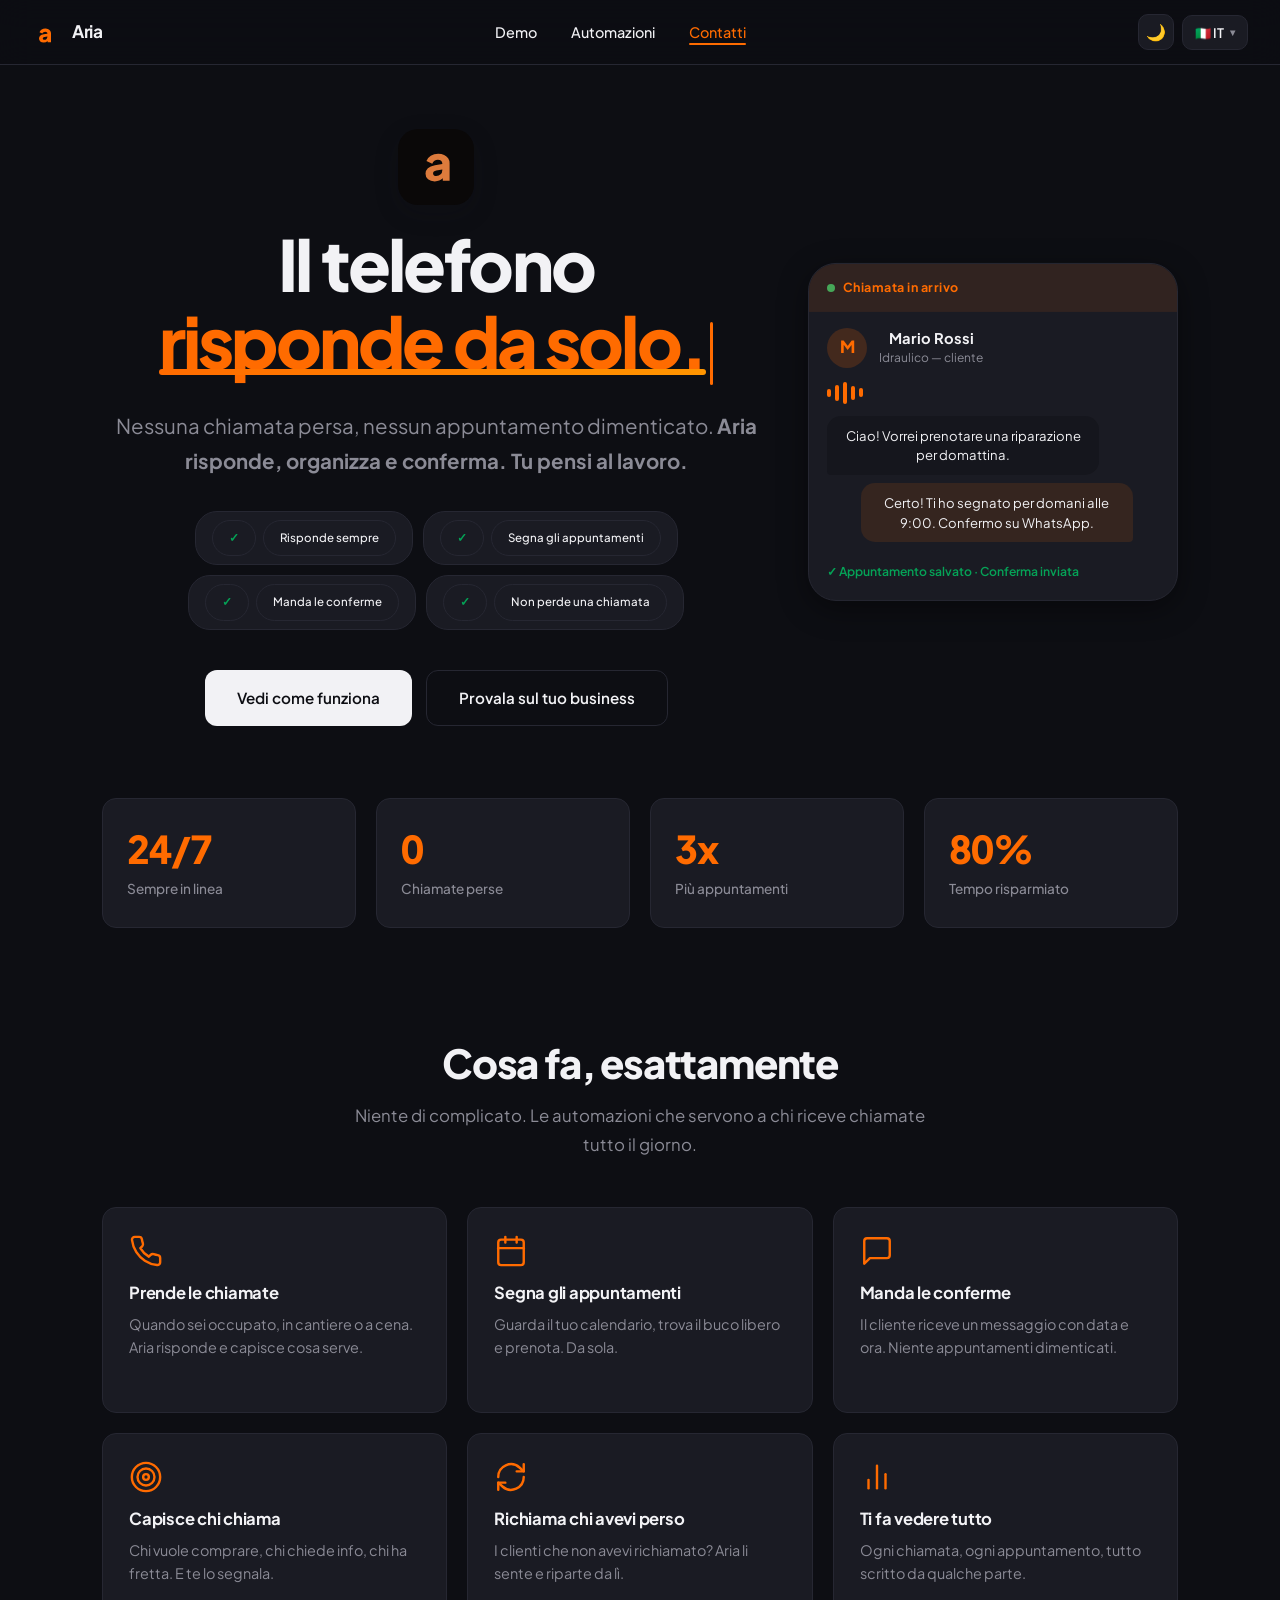
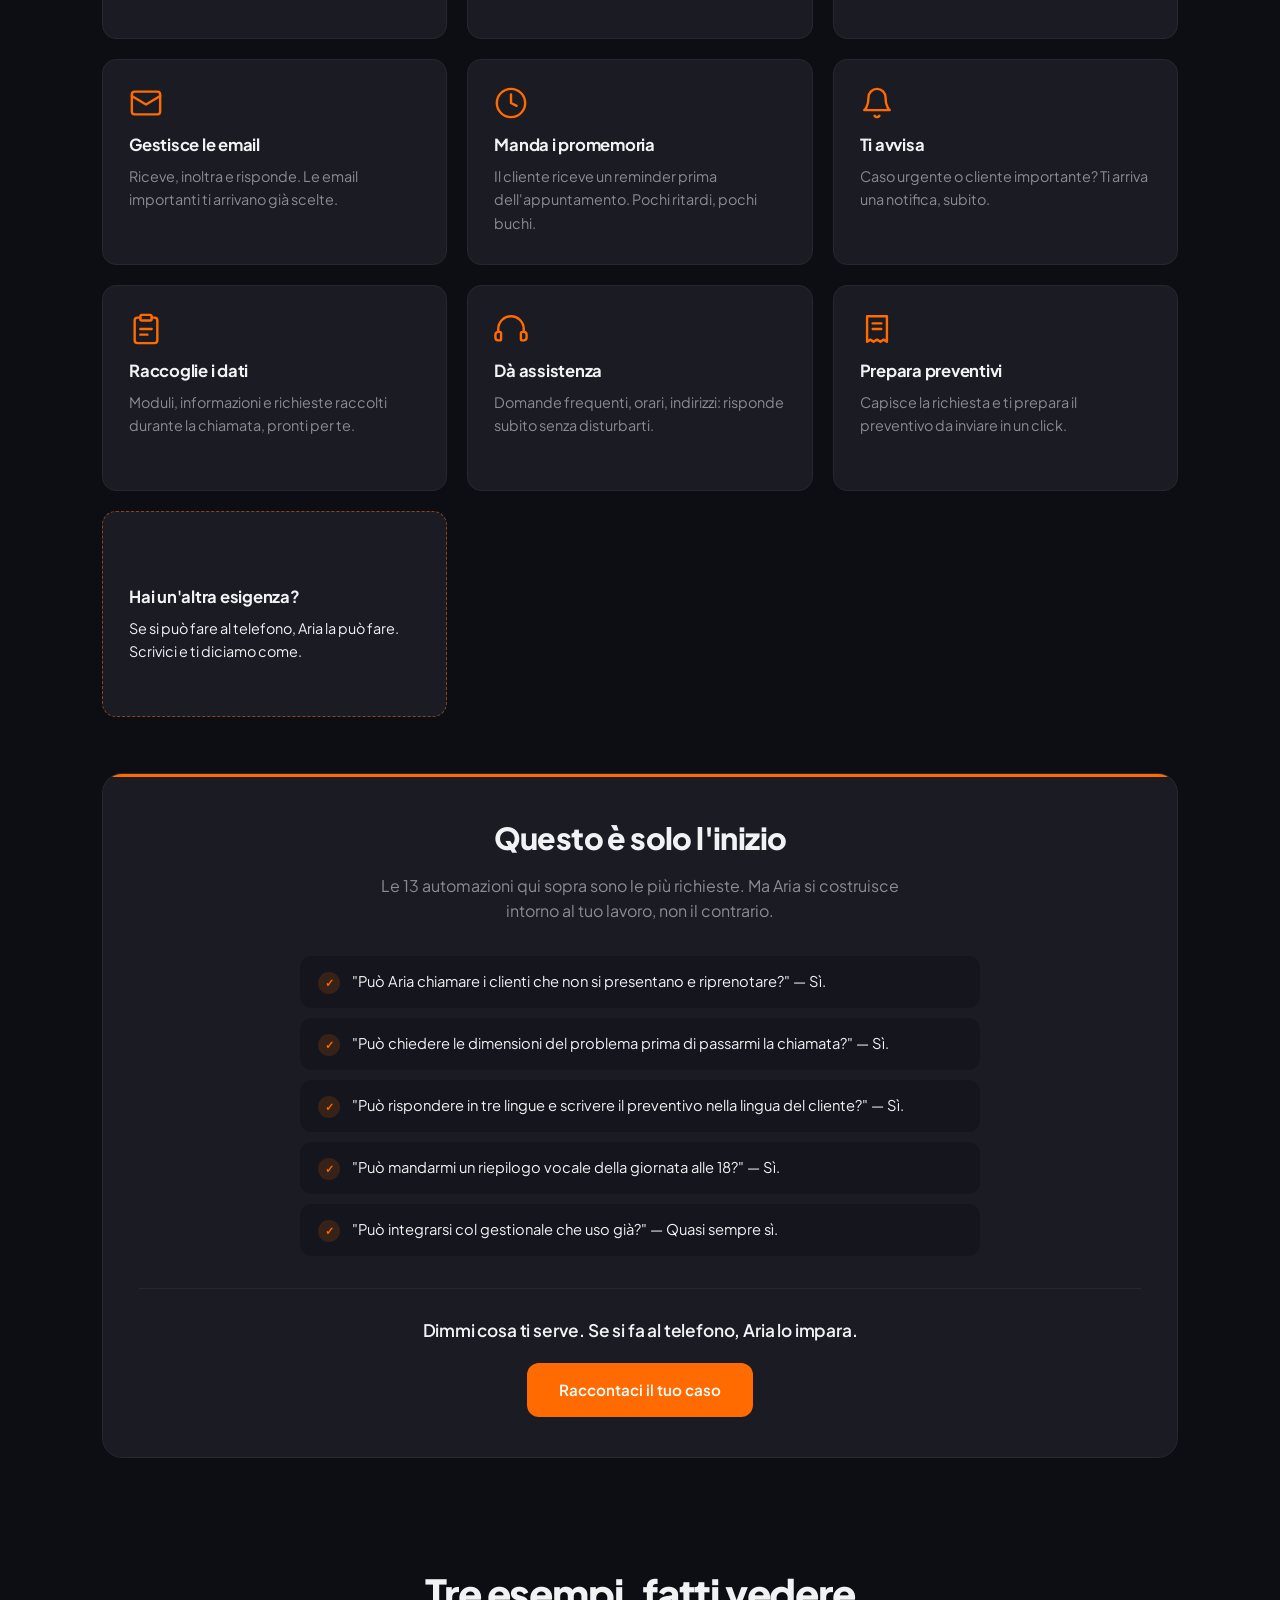
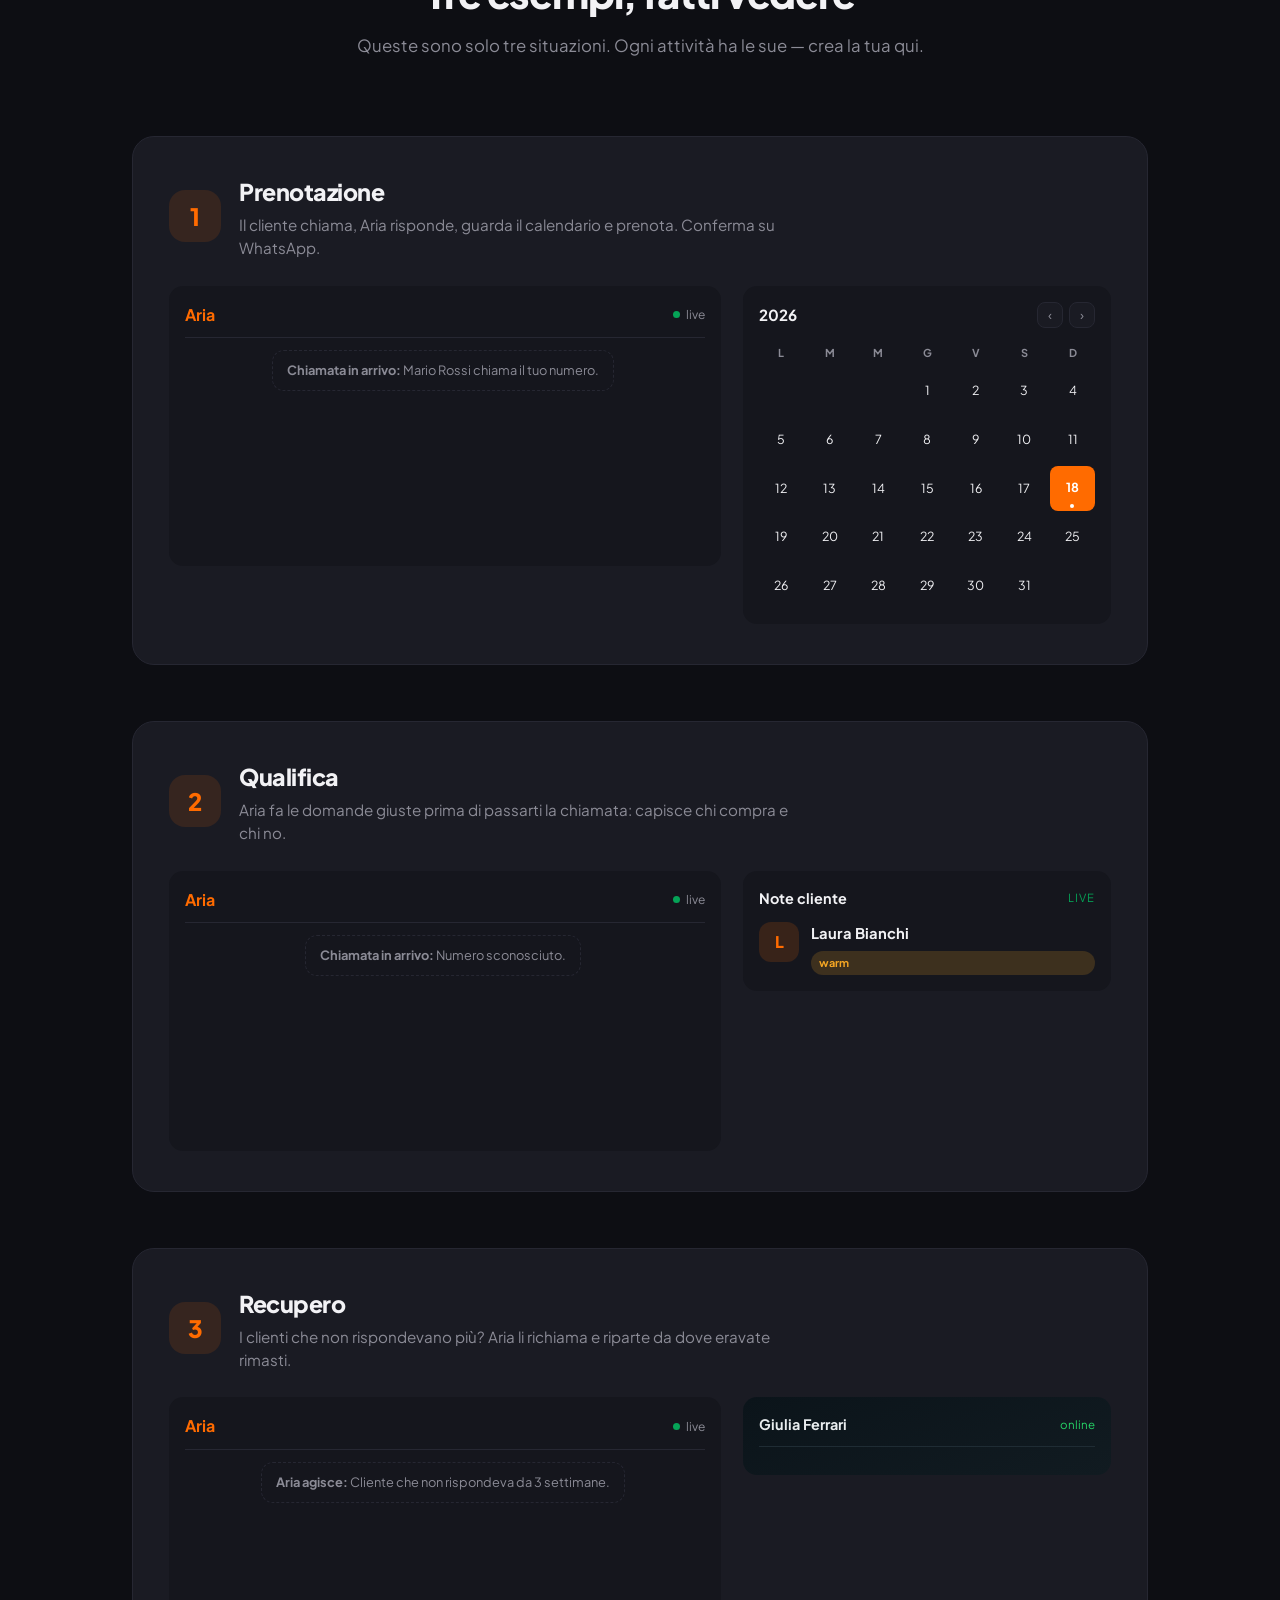
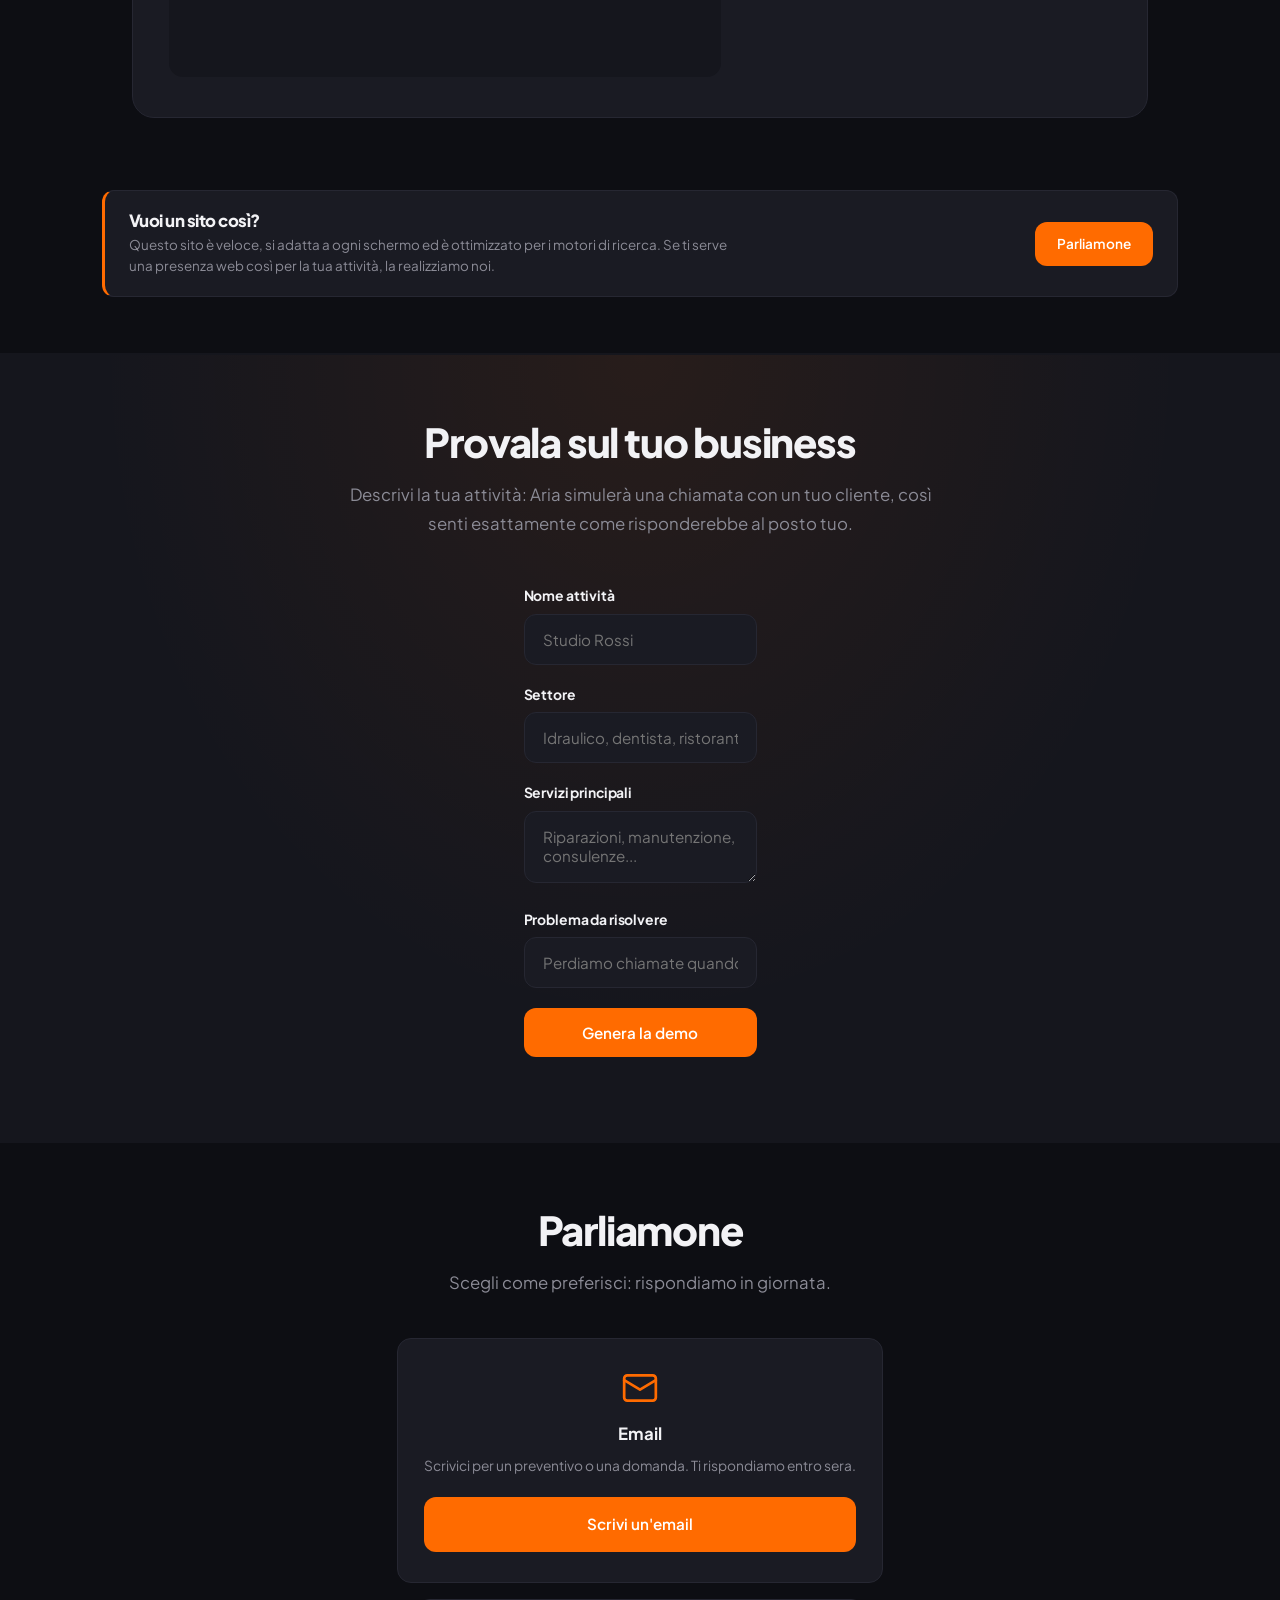
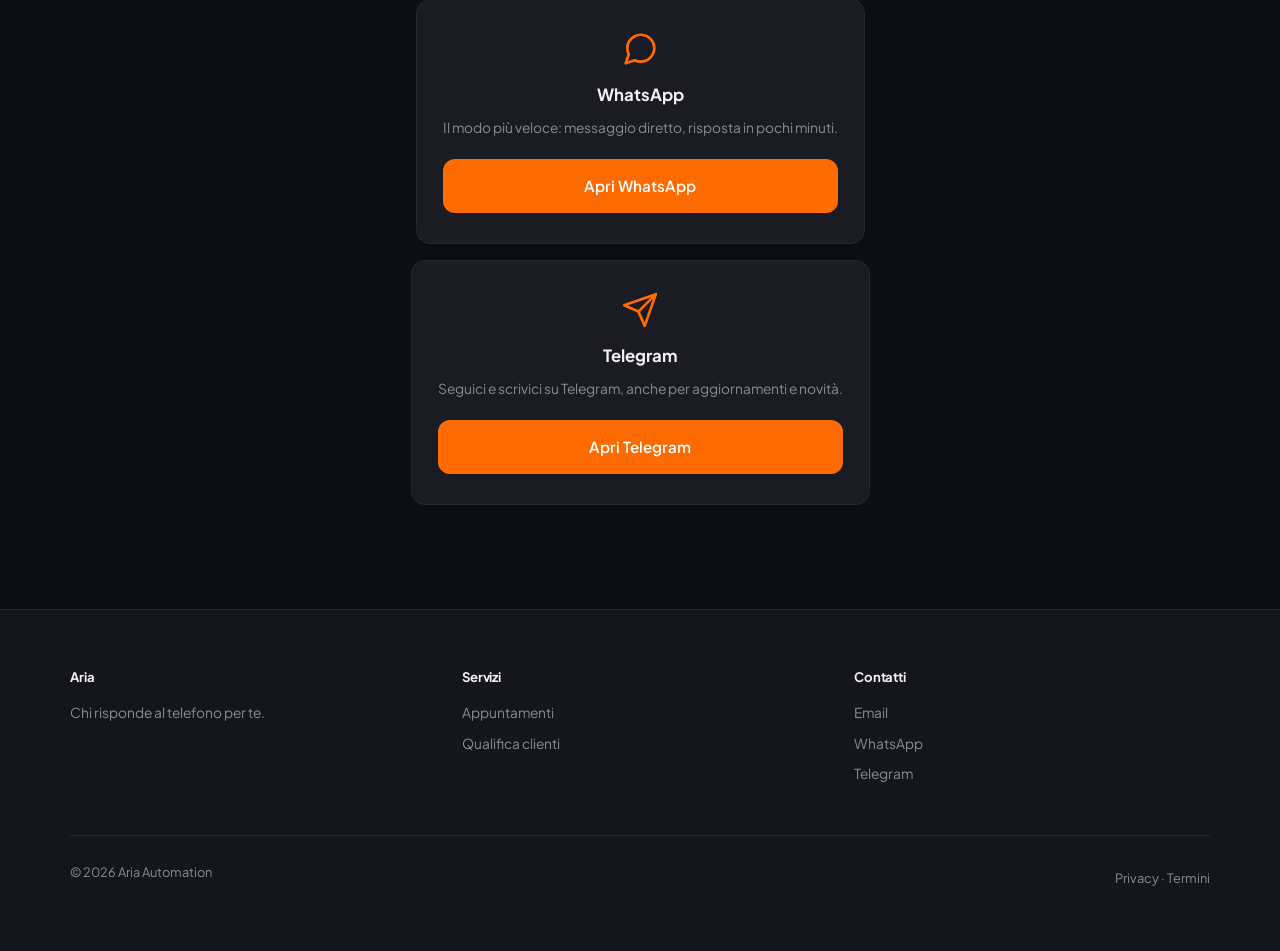
<file: index.html>
<!DOCTYPE html>
<html lang="it">
<head>
<meta charset="UTF-8">
<meta name="viewport" content="width=device-width,initial-scale=1.0">
<title>Aria — Risponde al telefono per te</title>
<link rel="icon" type="image/svg+xml" href="favicon.svg?v=2">
<meta name="description" content="Aria risponde alle chiamate dei tuoi clienti, prende appuntamenti e manda conferme. Funziona anche quando non rispondi tu.">
<!-- Mobile SEO: meta tag lingua EN -->
<meta property="og:locale" content="it_IT">
<script type="application/ld+json">
{
  "@context": "https://schema.org",
  "@type": "SoftwareApplication",
  "name": "Aria — Assistente Vocale AI",
  "applicationCategory": "BusinessApplication",
  "applicationSubCategory": "Voice Assistant",
  "offers": { "@type": "Offer", "price": "0" },
  "operatingSystem": "Web",
  "softwareVersion": "1.0",
  "featureList": ["Risposte automatiche telefone", "Prenotazione appuntamenti", "Conferme WhatsApp", "5 lingue", "24/7"],
  "description": "Aria risponde al telefono al posto tuo, prende appuntamenti e manda conferme. 24/7, senza mai perdere una chiamata.",
  "url": "https://itszale0.github.io/aura-demo/"
}
</script>
<link rel="preconnect" href="https://fonts.googleapis.com">
<link rel="preconnect" href="https://fonts.gstatic.com" crossorigin>
<link href="https://fonts.googleapis.com/css2?family=Plus+Jakarta+Sans:wght@500;600;700;800&family=Noto+Sans+SC:wght@400;700&display=swap" rel="stylesheet">
<link rel="stylesheet" href="style.css">
</head>
<body>
<div class="cursor-glow" id="cursorGlow"></div>

<nav class="nav">
<a href="index.html" class="nav-brand" aria-label="Aria — Home"><div class="mark"><svg width="26" height="26" viewBox="370 20 295 600" style="color:#dd7b3c" aria-hidden="true" focusable="false"><path d="M486.44 606.72Q437.16 606.72 408.32000000000005 583.2Q379.48 559.68 379.48 518.24Q379.48 479.6 406.36 454.4Q433.24 429.2 488.12 420.24L572.6800000000001 406.79999999999995V398.4Q572.6800000000001 381.03999999999996 558.96 369.28Q545.24 357.52 521.72 357.52Q499.32000000000005 357.52 482.24 369.84Q465.16 382.15999999999997 457.32 402.32L390.12 370.4Q403.56 332.32 440.24 309.91999999999996Q476.92 287.52 525.64 287.52Q564.28 287.52 593.96 301.52Q623.6400000000001 315.52 640.1600000000001 340.44Q656.6800000000001 365.36 656.6800000000001 398.4V600.0H578.28V571.44Q543.5600000000001 606.72 486.44 606.72ZM466.28000000000003 515.44Q466.28000000000003 529.44 476.92 537.28Q487.56 545.12 503.24 545.12Q534.6 545.12 553.6400000000001 525.52Q572.6800000000001 505.91999999999996 572.6800000000001 477.91999999999996V468.4L503.24 480.71999999999997Q485.32 484.08 475.8 492.2Q466.28000000000003 500.32 466.28000000000003 515.44Z" fill="currentColor"/></svg></div> Aria</a>
<ul class="nav-links"><li><a href="#demo" data-i18n="nav.demos">Demo</a></li><li><a href="automazioni.html" data-i18n="autos.nav">Automazioni</a></li><li><a href="#contact" data-i18n="nav.contact">Contatti</a></li></ul>
<div style="display:flex;gap:8px;align-items:center">
<button class="theme-btn" id="themeBtn" type="button" onclick="toggleTheme()" title="Giorno / Notte" aria-label="Attiva o disattiva la modalità notte">☀️</button>
<div class="lang-dd" id="langSel">
<button type="button" class="lang-dd-btn" id="langDdBtn" aria-haspopup="listbox" aria-expanded="false" aria-label="Language">
<span id="langDdCurrent">🇮🇹 IT</span><span class="lang-dd-arrow">▾</span>
</button>
<ul class="lang-dd-menu" id="langDdMenu" role="listbox" aria-label="Language">
<li role="option" onclick="setLang('it')" data-lang="it" aria-selected="true">🇮🇹 Italiano</li>
<li role="option" onclick="setLang('en')" data-lang="en" aria-selected="false">🇬🇧 English</li>
<li role="option" onclick="setLang('es')" data-lang="es" aria-selected="false">🇪🇸 Español</li>
<li role="option" onclick="setLang('fr')" data-lang="fr" aria-selected="false">🇫🇷 Français</li>
<li role="option" onclick="setLang('zh')" data-lang="zh" aria-selected="false">🇨🇳 中文</li>
</ul>
</div>
</div>
</nav>

<section class="hero">

<div class="hero-visual" aria-hidden="true">
<div class="hv-card">
<div class="hv-head"><span class="hv-dot"></span> <span id="hvStatus">Chiamata in arrivo</span></div>
<div class="hv-body">
<div class="hv-caller"><div class="hv-av" id="hvAvatar">M</div><div><strong id="hvName">Mario Rossi</strong><span id="hvRole">Idraulico — cliente</span></div></div>
<div class="hv-wave"><i></i><i></i><i></i><i></i><i></i></div>
<div class="hv-bubble" id="hvUserMsg">Ciao! Vorrei prenotare una riparazione per domattina.</div>
<div class="hv-bubble aria" id="hvAriaMsg">Certo! Ti ho segnato per domani alle 9:00. Confermo su WhatsApp.</div>
<div class="hv-ok" id="hvOk">✓ Appuntamento salvato · Conferma inviata</div>
</div>
</div>
</div>
<img id="heroLogo" src="logo-dark.svg?v=2" alt="Aria" style="display:block;width:76px;height:76px;border-radius:20px;margin:0 auto 20px;box-shadow:0 8px 24px rgba(20,20,26,.18)">
<h1><span data-i18n="hero.title1">Il telefono</span> <span class="accent" data-i18n="hero.title2">risponde da solo.</span></h1>
<p data-i18n-html="hero.subtitle">Aria prende le chiamate dei tuoi clienti, segna gli appuntamenti sul calendario e manda le conferme su WhatsApp. <strong>Tu fai il tuo lavoro, lei fa il resto.</strong></p>
<div class="hero-checks">
<span><span class="ck">✓</span> <span data-i18n="hero.check1">Risponde sempre</span></span>
<span><span class="ck">✓</span> <span data-i18n="hero.check2">Segna gli appuntamenti</span></span>
<span><span class="ck">✓</span> <span data-i18n="hero.check3">Manda le conferme</span></span>
<span><span class="ck">✓</span> <span data-i18n="hero.check4">Non perde una chiamata</span></span>
</div>
<div class="hero-cta">
<a href="#demo" class="btn" data-i18n="hero.cta">Vedi come funziona</a>
<a href="#personalizza" class="btn sec" data-i18n="hero.cta2">Provala sul tuo business</a>
</div>
</section>

<div class="stats-wrap"><div class="stats" id="stats"></div></div>

<section id="features">
<div class="sec-head reveal" style="text-align:center;max-width:600px;margin:0 auto 48px">
<h2 data-i18n="features.title">Cosa fa, esattamente</h2>
<p class="sub" data-i18n="features.subtitle">Niente di complicato. Le automazioni che servono a chi riceve chiamate tutto il giorno.</p>
</div>
<div class="feat-grid" id="featGrid"></div>

<div class="value-block reveal" id="valueBlock">
<div class="vb-head">
<h3 data-i18n="valueBlock.title">Questo è solo l'inizio</h3>
<p data-i18n="valueBlock.subtitle">Le 13 automazioni qui sopra sono le più richieste. Ma Aria si costruisce intorno al tuo lavoro, non il contrario.</p>
</div>
<div class="vb-examples" id="vbExamples"></div>
<div class="vb-cta reveal d2">
<p data-i18n="valueBlock.ctaTitle">Dimmi cosa ti serve. Se si fa al telefono, Aria lo impara.</p>
<a href="#contact" class="btn accent" onclick="smoothToContact(event)" data-i18n="valueBlock.ctaBtn">Raccontaci il tuo caso</a>
</div>
</div>

</section>



<section class="after-full" style="padding-top:48px;padding-bottom:32px" id="demo">
<div class="sec-head reveal" style="text-align:center;max-width:600px;margin:0 auto 40px">
<h2 data-i18n="demoBanner.title">Tre esempi, fatti vedere</h2>
<p class="sub" data-i18n-html="demoBanner.text">Queste sono solo tre situazioni. Ogni attività ha le sue — <a href="#personalizza" style="color:inherit;font-weight:600" data-i18n="features.demoLink">crea la tua qui</a>.</p>
</div>
</section>

<div class="demo-sections" id="demoSections"></div>


<section class="site-cta reveal">
<div class="cta-inner">
<div class="cta-text">
<h2 data-i18n="siteCta.title">Vuoi un sito così?</h2>
<p data-i18n="siteCta.text">Questo sito è veloce, si adatta a ogni schermo ed è ottimizzato per i motori di ricerca. Se ti serve una presenza web così per la tua attività, la realizziamo noi.</p>
</div>
<div class="cta-action">
<a href="mailto:arioautomationscompany@gmail.com?subject=Voglio%20un%20sito%20come%20quello%20di%20Aria&body=Ciao%20team%20Aria%21%0A%0AHo%20visto%20il%20vostro%20sito%20e%20mi%20piace%20molto%3A%20vorrei%20un%20sito%20cos%C3%AC%20anche%20per%20la%20mia%20attivit%C3%A0.%0A%0AVi%20lascio%20qualche%20informazione%3A%0A-%20La%20mia%20attivit%C3%A0%20%C3%A8%3A%20%0A-%20Il%20mio%20settore%3A%20%0A-%20Mi%20servirebbe%20entro%3A%20%0A%0AGrazie%2C%20a%20presto%21" class="btn accent" data-i18n="siteCta.btn">Parliamone</a>
</div>
</div>
</section>

<section id="personalizza">
<div>
<div class="sec-head reveal" style="text-align:center;max-width:600px;margin:0 auto 48px">
<h2 data-i18n="personalizza.title">Provala sul tuo business</h2>
<p class="sub" style="margin:0 auto" data-i18n="personalizza.subtitle">Descrivi la tua attività: Aria simulerà una chiamata con un tuo cliente, così senti esattamente come risponderebbe al posto tuo.</p>
</div>
<div class="p-form">
<div class="reveal"><label data-i18n="personalizza.name">Nome attività</label><input type="text" id="pName" data-i18n-ph="personalizza.namePh"></div>
<div class="reveal d1"><label data-i18n="personalizza.type">Settore</label><input type="text" id="pType" data-i18n-ph="personalizza.typePh"></div>
<div class="reveal d2"><label data-i18n="personalizza.services">Servizi principali</label><textarea id="pServices" data-i18n-ph="personalizza.servicesPh" style="min-height:72px;resize:vertical"></textarea></div>
<div class="reveal d3"><label data-i18n="personalizza.problem">Problema da risolvere</label><input type="text" id="pProblem" data-i18n-ph="personalizza.problemPh"></div>
<div class="reveal d4"><button onclick="generateDemo()" id="pBtn" class="btn accent" style="width:100%;justify-content:center" data-i18n="personalizza.btn">Genera la demo</button></div>
<div class="p-out" id="pOutput"></div>
</div>
</div>
</section>

<section id="contact">
<div class="reveal" style="text-align:center;max-width:600px;margin:0 auto 40px">
<h2 data-i18n="contact.title">Parliamone</h2>
<p class="sub" style="margin:0 auto" data-i18n="contact.text">Scegli come preferisci: rispondiamo in giornata.</p>
</div>
<div class="contact-grid">
<div class="contact-card reveal">
<div class="cc-icn"><svg viewBox="0 0 24 24" fill="none" stroke="currentColor" stroke-width="1.7" stroke-linecap="round" stroke-linejoin="round"><rect x="2" y="4" width="20" height="16" rx="2"/><path d="m22 7-10 6L2 7"/></svg></div>
<h4 data-i18n="contact.email_t">Email</h4>
<p data-i18n="contact.email_d">Scrivici per un preventivo o una domanda. Ti rispondiamo entro sera.</p>
<a href="mailto:arioautomationscompany@gmail.com?subject=Informazioni%20su%20Aria&body=Ciao%20team%20Aria%21%0A%0ASto%20valutando%20Aria%20per%20la%20mia%20attivit%C3%A0%20e%20avrei%20un%20paio%20di%20domande%3A%0A%0A-%20Quanto%20costa%3F%0A-%20Funziona%20per%20il%20mio%20caso%3F%20%28la%20mia%20attivit%C3%A0%20%C3%A8%3A%20%29%0A%0AGrazie%2C%20a%20presto%21" class="btn accent" data-i18n="contact.email_btn">Scrivi un'email</a>
</div>
<div class="contact-card reveal d1">
<div class="cc-icn"><svg viewBox="0 0 24 24" fill="none" stroke="currentColor" stroke-width="1.7" stroke-linecap="round" stroke-linejoin="round"><path d="M21 11.5a8.38 8.38 0 0 1-.9 3.8 8.5 8.5 0 0 1-7.6 4.7 8.38 8.38 0 0 1-3.8-.9L3 21l1.9-5.7a8.38 8.38 0 0 1-.9-3.8 8.5 8.5 0 0 1 4.7-7.6 8.38 8.38 0 0 1 3.8-.9h.5a8.48 8.48 0 0 1 8 8z"/></svg></div>
<h4 data-i18n="contact.wa_t">WhatsApp</h4>
<p data-i18n="contact.wa_d">Il modo più veloce: messaggio diretto, risposta in pochi minuti.</p>
<a href="https://wa.me/393518058208?text=Ciao%21%20Ho%20visto%20il%20sito%20di%20Aria%2C%20avrei%20qualche%20domanda." target="_blank" rel="noopener" class="btn accent" data-i18n="contact.wa_btn">Apri WhatsApp</a>
</div>
<div class="contact-card reveal d2">
<div class="cc-icn"><svg viewBox="0 0 24 24" fill="none" stroke="currentColor" stroke-width="1.7" stroke-linecap="round" stroke-linejoin="round"><path d="m22 2-7 20-4-9-9-4z"/><path d="M22 2 11 13"/></svg></div>
<h4 data-i18n="contact.tg_t">Telegram</h4>
<p data-i18n="contact.tg_d">Seguici e scrivici su Telegram, anche per aggiornamenti e novità.</p>
<a href="https://t.me/Thedestrum" target="_blank" rel="noopener" class="btn accent" data-i18n="contact.tg_btn">Apri Telegram</a>
</div>
</div>
</section>

<footer class="foot">
<div class="foot-inner">
<div class="foot-col"><h5>Aria</h5><span data-i18n="footer.about">Chi risponde al telefono per te.</span></div>
<div class="foot-col"><h5 data-i18n="footer.services">Servizi</h5><a href="#demo" data-i18n="footer.booking">Appuntamenti</a><a href="#demo" data-i18n="footer.qualification">Qualifica clienti</a></div>
<div class="foot-col"><h5 data-i18n="footer.contact">Contatti</h5><a href="mailto:arioautomationscompany@gmail.com?subject=Ciao%20Aria%21&body=Ciao%20team%20Aria%2C%0A%0Avi%20scrivo%20perch%C3%A9...%0A%0AA%20presto%21">Email</a><a href="https://wa.me/393518058208?text=Ciao!%20Ho%20visto%20il%20sito%20di%20Aria" target="_blank" rel="noopener">WhatsApp</a><a href="https://t.me/Thedestrum" target="_blank" rel="noopener">Telegram</a></div>
</div>
<div class="foot-bottom"><span data-i18n="footer.copyright">© 2026 Aria Automation</span><span><a href="privacy.html" data-i18n="footer.privacy">Privacy</a> · <a href="terms.html" data-i18n="footer.terms">Termini</a></span></div>
</footer>

<div class="toast" id="toast" role="status" aria-live="polite"><span class="t-icn" id="toastIcon">👋</span><span id="toastText"></span></div>

<script src="app.js" defer></script>
</body>
</html>
</file>
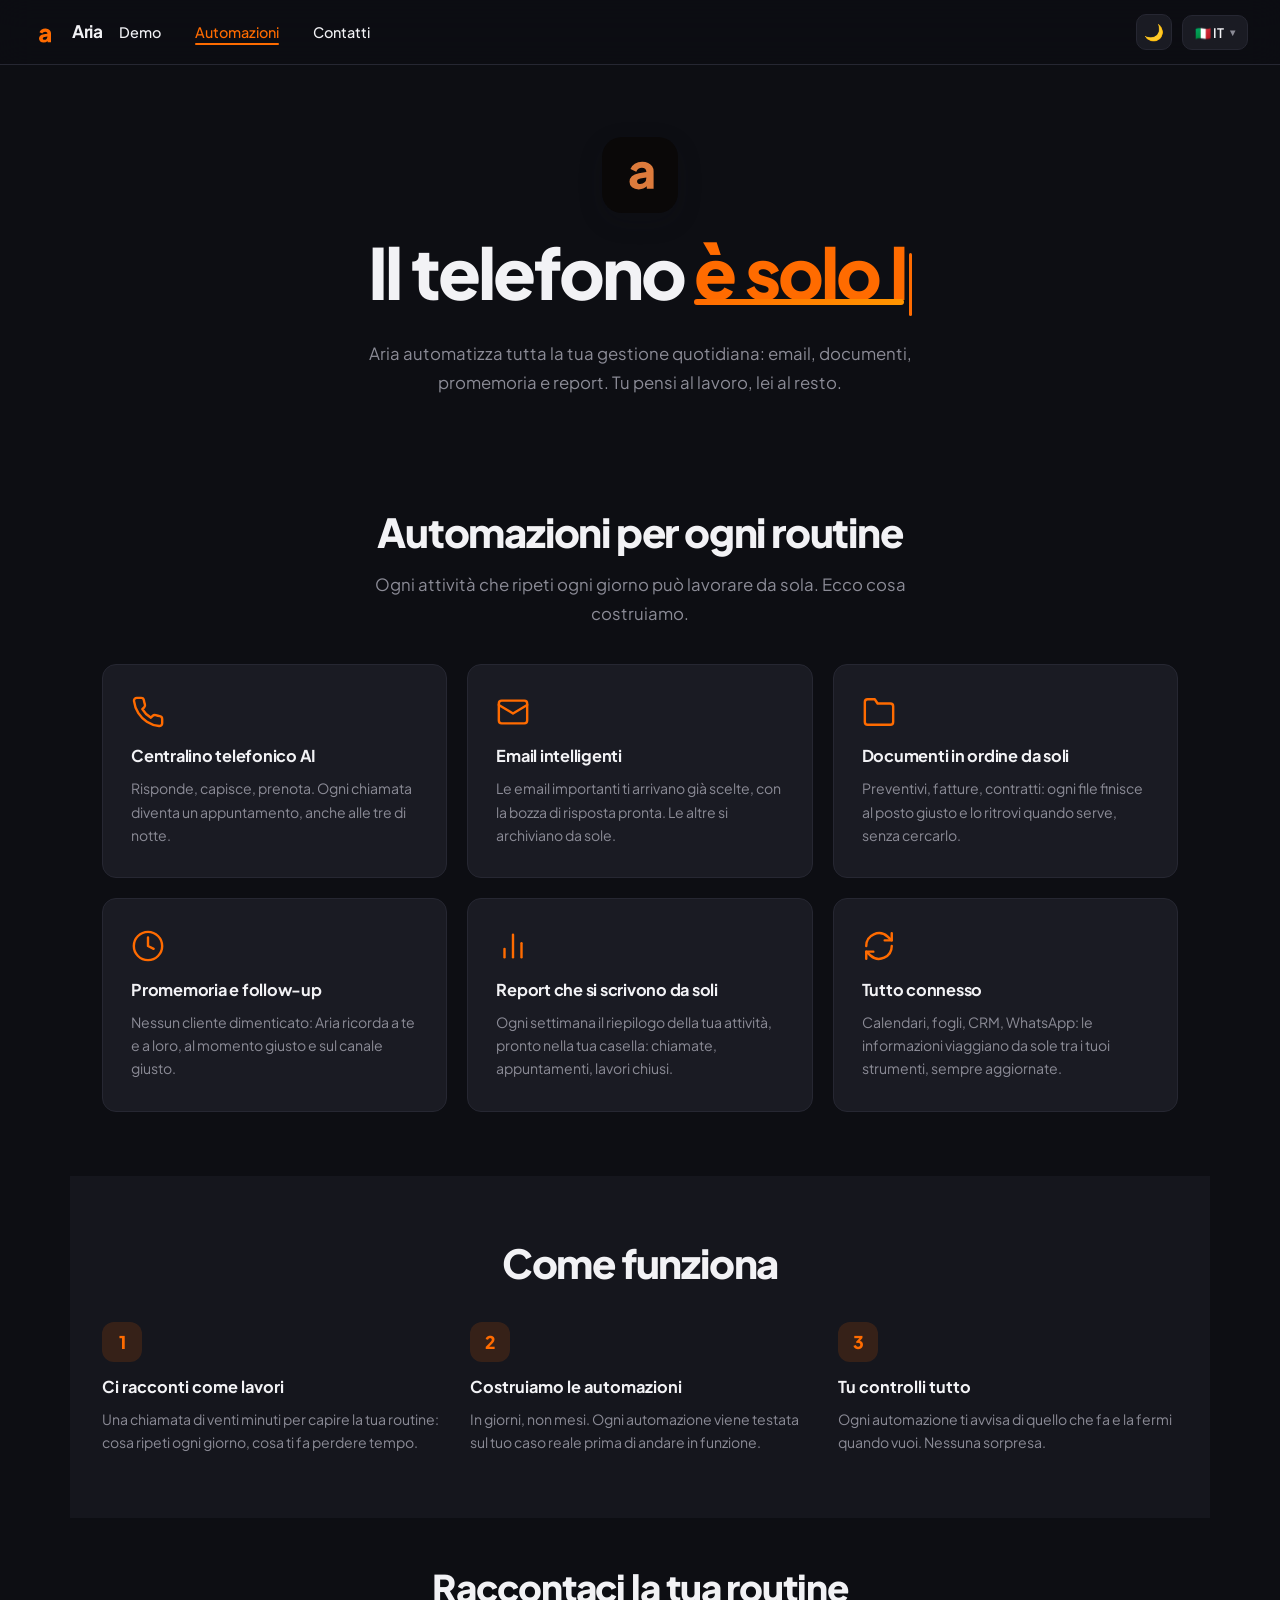
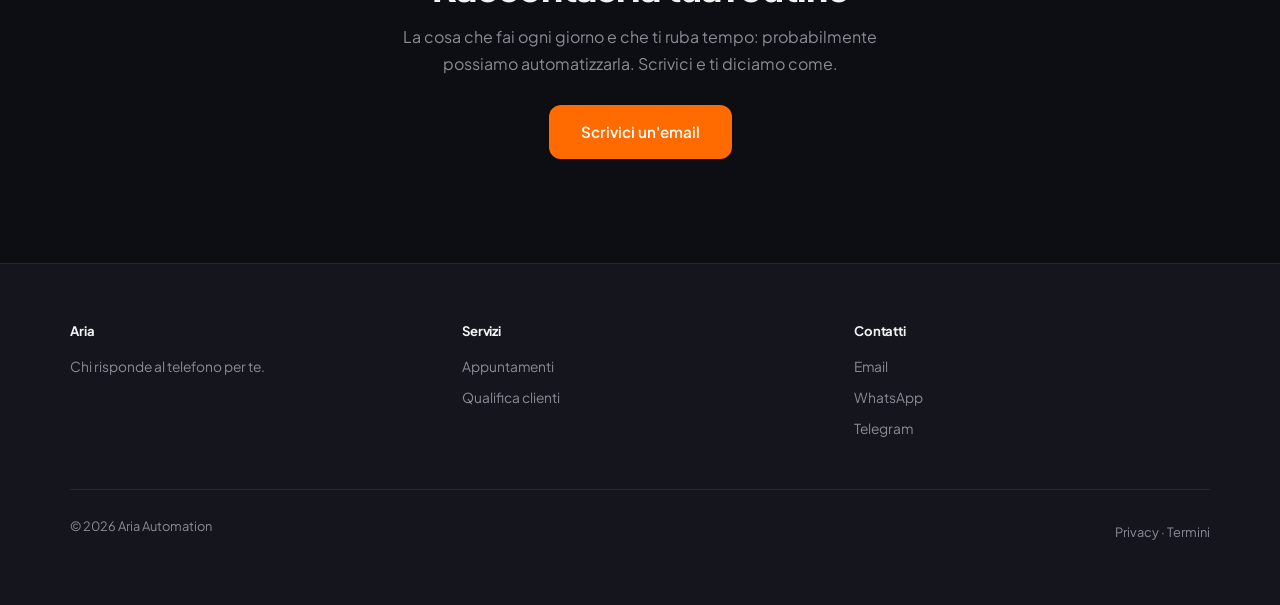
<file: automazioni.html>
<!DOCTYPE html>
<html lang="it">
<head>
<meta charset="UTF-8">
<meta name="viewport" content="width=device-width, initial-scale=1.0">
<title>Aria Automations — Automazioni per la tua attività</title>
<meta name="description" content="Aria automatizza la tua gestione quotidiana: email, documenti, promemoria, report. Oltre il centralino telefonico AI.">
<meta property="og:locale" content="it_IT">
<script type="application/ld+json">
{
  "@context": "https://schema.org",
  "@type": "SoftwareApplication",
  "name": "Aria — Automazioni AI",
  "applicationCategory": "BusinessApplication",
  "applicationSubCategory": "Voice Assistant",
  "offers": { "@type": "Offer", "price": "0" },
  "operatingSystem": "Web",
  "softwareVersion": "1.0",
  "featureList": ["Automazioni AI", "Gestione email", "Documenti", "Promemoria", "Report", "5 lingue"],
  "description": "Aria automatizza email, documenti, promemoria e report. Oltre il centralino telefonico AI.",
  "url": "https://itszale0.github.io/aura-demo/automazioni.html"
}
</script>
<link rel="icon" type="image/svg+xml" href="favicon.svg?v=2">
<link rel="preconnect" href="https://fonts.googleapis.com">
<link rel="preconnect" href="https://fonts.gstatic.com" crossorigin>
<link href="https://fonts.googleapis.com/css2?family=Plus+Jakarta+Sans:wght@500;600;700;800&family=Noto+Sans+SC:wght@400;700&display=swap" rel="stylesheet">
<link rel="stylesheet" href="style.css">
<style>

/* coerenza con index */
.aut-hero{max-width:1080px;margin:0 auto;padding:40px 32px 56px;text-align:center}
.aut-hero h1{font-size:clamp(2.4em,6.5vw,4.4em);font-weight:800;letter-spacing:-.04em;line-height:1.1;margin-bottom:24px;max-width:13ch;margin-left:auto;margin-right:auto}
.aut-hero h1 .accent{color:var(--accent)}
.aut-hero .sub{font-size:1.05em;color:var(--muted);line-height:1.7;max-width:34em;margin:0 auto}

/* specifico pagina automazioni */
.aut-hero{max-width:1080px;margin:0 auto;padding:40px 32px 56px;text-align:center}
.aut-hero .badge{display:inline-flex;align-items:center;gap:8px;padding:7px 16px;border:1px solid color-mix(in srgb,var(--accent) 40%,var(--border));border-radius:99px;font-size:.8em;font-weight:700;color:var(--accent);margin-bottom:22px}
.aut-hero h1{font-size:clamp(2.4em,6.5vw,4.4em);font-weight:800;letter-spacing:-.04em;line-height:1.1;margin-bottom:24px}
.aut-hero h1 .accent{color:var(--accent)}
.aut-hero .sub{font-size:1.05em;color:var(--muted);line-height:1.7;max-width:34em;margin:0 auto 0}
.aut-section{max-width:1080px;margin:0 auto;padding:56px 32px}
.aut-grid{display:grid;grid-template-columns:repeat(auto-fit,minmax(300px,1fr));gap:16px;margin-top:36px}
.aut-item{background:var(--card);border:1px solid var(--border);border-radius:var(--radius);padding:26px;transition:all .3s cubic-bezier(.2,.7,.3,1)}
.aut-item:hover{transform:translateY(-4px);border-color:color-mix(in srgb,var(--accent) 45%,var(--border))}
.aut-item .aicn{width:34px;height:34px;color:var(--accent);margin-bottom:14px}
.aut-item .aicn svg{width:100%;height:100%}
.aut-item h4{font-size:1.02em;font-weight:700;margin-bottom:8px}
.aut-item p{font-size:.88em;color:var(--muted);line-height:1.65;margin:0}
.aut-steps{display:grid;grid-template-columns:repeat(auto-fit,minmax(240px,1fr));gap:20px;margin-top:36px;counter-reset:step}
.aut-step{position:relative;padding-top:52px}
.aut-step::before{counter-increment:step;content:counter(step);position:absolute;top:0;left:0;width:40px;height:40px;border-radius:12px;background:color-mix(in srgb,var(--accent) 14%,transparent);color:var(--accent);display:flex;align-items:center;justify-content:center;font-weight:800;font-size:1.1em}
.aut-step h4{font-size:1.02em;font-weight:700;margin-bottom:8px}
.aut-step p{font-size:.88em;color:var(--muted);line-height:1.65;margin:0}
.aut-cta{max-width:720px;margin:0 auto;padding:64px 32px 80px;text-align:center}
.aut-cta h2{font-size:clamp(1.7em,3.5vw,2.3em);font-weight:800;letter-spacing:-.03em;line-height:1.15;margin-bottom:14px}
.aut-cta .sub{font-size:1em;color:var(--muted);line-height:1.7;max-width:32em;margin:0 auto 28px}
@media (max-width:640px){.aut-hero{padding:44px 20px 28px}.aut-section{padding:40px 20px}.aut-cta{padding:44px 20px 64px}}

/* ═══ LAYOUT FIX (mobile + desktop) ═══ */
.aut-hero{padding:40px 20px 48px}
.aut-hero .sub{padding:0 8px}
.aut-section{padding:48px 20px}
.aut-grid{gap:14px}
.aut-item{padding:22px 20px}
.aut-steps{gap:28px}
.aut-cta{padding:48px 20px 64px}
@media (max-width:640px){
  .aut-hero h1{font-size:clamp(1.85em,8vw,2.5em);line-height:1.14;letter-spacing:-.035em}
  .aut-hero .sub{font-size:.95em;line-height:1.65}
  .aut-grid{grid-template-columns:1fr}
  .aut-steps{grid-template-columns:1fr}
  .aut-step{padding-top:56px}
  .aut-step::before{width:44px;height:44px}
  #heroLogo{width:64px!important;height:64px!important;border-radius:17px!important}
}
@media (min-width:1100px){
  .aut-hero{padding-top:72px}
  .aut-grid{gap:18px}
  .aut-item{padding:30px 28px}
}

</style>
</head>
<body>
<nav class="nav">
<a href="index.html" class="nav-brand" aria-label="Aria — Home"><div class="mark"><svg width="26" height="26" viewBox="370 20 295 600" style="color:#dd7b3c" aria-hidden="true" focusable="false"><path d="M486.44 606.72Q437.16 606.72 408.32000000000005 583.2Q379.48 559.68 379.48 518.24Q379.48 479.6 406.36 454.4Q433.24 429.2 488.12 420.24L572.6800000000001 406.79999999999995V398.4Q572.6800000000001 381.03999999999996 558.96 369.28Q545.24 357.52 521.72 357.52Q499.32000000000005 357.52 482.24 369.84Q465.16 382.15999999999997 457.32 402.32L390.12 370.4Q403.56 332.32 440.24 309.91999999999996Q476.92 287.52 525.64 287.52Q564.28 287.52 593.96 301.52Q623.6400000000001 315.52 640.1600000000001 340.44Q656.6800000000001 365.36 656.6800000000001 398.4V600.0H578.28V571.44Q543.5600000000001 606.72 486.44 606.72ZM466.28000000000003 515.44Q466.28000000000003 529.44 476.92 537.28Q487.56 545.12 503.24 545.12Q534.6 545.12 553.6400000000001 525.52Q572.6800000000001 505.91999999999996 572.6800000000001 477.91999999999996V468.4L503.24 480.71999999999997Q485.32 484.08 475.8 492.2Q466.28000000000003 500.32 466.28000000000003 515.44Z" fill="currentColor"/></svg></div> Aria</a>
<ul class="nav-links">
<li><a href="index.html#demo" data-i18n="nav.demos">Demo</a></li>
<li><a href="automazioni.html" class="active" data-i18n="autos.nav">Automazioni</a></li>
<li><a href="index.html#contact" data-i18n="nav.contact">Contatti</a></li>
</ul>
<div class="nav-right">
<button id="themeBtn" class="theme-btn" onclick="toggleTheme()" aria-label="Tema">🌙</button>
<div class="lang-dd" id="langSel">
<button type="button" class="lang-dd-btn" id="langDdBtn" aria-haspopup="listbox" aria-expanded="false" aria-label="Language">
<span id="langDdCurrent">🇮🇹 IT</span><span class="lang-dd-arrow">▾</span>
</button>
<ul class="lang-dd-menu" id="langDdMenu" role="listbox" aria-label="Language">
<li role="option" onclick="setLang('it')" data-lang="it" aria-selected="true">🇮🇹 Italiano</li>
<li role="option" onclick="setLang('en')" data-lang="en" aria-selected="false">🇬🇧 English</li>
<li role="option" onclick="setLang('es')" data-lang="es" aria-selected="false">🇪🇸 Español</li>
<li role="option" onclick="setLang('fr')" data-lang="fr" aria-selected="false">🇫🇷 Français</li>
<li role="option" onclick="setLang('zh')" data-lang="zh" aria-selected="false">🇨🇳 中文</li>
</ul>
</div>
</div>
</nav>

<section class="aut-hero">
<img id="heroLogo" src="logo-dark.svg?v=2" alt="Aria" style="display:block;width:76px;height:76px;border-radius:20px;margin:0 auto 20px;box-shadow:0 8px 24px rgba(20,20,26,.18)">
<h1 style="text-wrap:balance"><span data-i18n="autos.hero.title1">Il telefono</span> <span class="accent" data-i18n="autos.hero.title2">è solo l'inizio.</span></h1>
<p class="sub" data-i18n="autos.hero.subtitle">Aria automatizza tutta la tua gestione quotidiana: email, documenti, promemoria e report. Tu pensi al lavoro, lei al resto.</p>
</section>

<section class="aut-section">
<div class="sec-head reveal" style="text-align:center;max-width:600px;margin:0 auto">
<h2 data-i18n="autos.intro.title">Automazioni per ogni routine</h2>
<p class="sub" style="margin:0 auto" data-i18n="autos.intro.subtitle">Ogni attività che ripeti ogni giorno può lavorare da sola. Ecco cosa costruiamo.</p>
</div>
<div class="aut-grid" id="autosGrid"></div>
</section>

<section class="aut-section" style="background:var(--bg2)">
<div class="sec-head reveal" style="text-align:center;max-width:600px;margin:0 auto">
<h2 data-i18n="autos.how.title">Come funziona</h2>
</div>
<div class="aut-steps">
<div class="aut-step reveal"><h4 data-i18n="autos.how.s1t">Ci racconti come lavori</h4><p data-i18n="autos.how.s1d">Una chiamata di venti minuti per capire la tua routine: cosa ripeti ogni giorno, cosa ti fa perdere tempo.</p></div>
<div class="aut-step reveal d1"><h4 data-i18n="autos.how.s2t">Costruiamo le automazioni</h4><p data-i18n="autos.how.s2d">In giorni, non mesi. Ogni automazione viene testata sul tuo caso reale prima di andare in funzione.</p></div>
<div class="aut-step reveal d2"><h4 data-i18n="autos.how.s3t">Tu controlli tutto</h4><p data-i18n="autos.how.s3d">Ogni automazione ti avvisa di quello che fa e la fermi quando vuoi. Nessuna sorpresa.</p></div>
</div>
</section>

<section class="aut-cta">
<h2 class="reveal" data-i18n="autos.cta.title">Raccontaci la tua routine</h2>
<p class="sub reveal d1" data-i18n="autos.cta.text">La cosa che fai ogni giorno e che ti ruba tempo: probabilmente possiamo automatizzarla. Scrivici e ti diciamo come.</p>
<a href="mailto:arioautomationscompany@gmail.com?subject=Voglio%20un%27automazione&body=Ciao%20team%20Aria%21%0A%0AOgni%20giorno%20perdo%20tempo%20su%3A%0A%0A%28descrivi%20la%20tua%20routine%29%0A%0AGrazie%2C%20a%20presto%21" class="btn accent reveal d2" data-i18n="autos.cta.btn">Scrivici un'email</a>
</section>

<footer class="foot">
<div class="foot-inner">
<div class="foot-col"><h5>Aria</h5><span data-i18n="footer.about">Chi risponde al telefono per te.</span></div>
<div class="foot-col"><h5 data-i18n="footer.services">Servizi</h5><a href="index.html#demo" data-i18n="footer.booking">Appuntamenti</a><a href="index.html#demo" data-i18n="footer.qualification">Qualifica clienti</a></div>
<div class="foot-col"><h5 data-i18n="footer.contact">Contatti</h5><a href="mailto:arioautomationscompany@gmail.com?subject=Ciao%20Aria!&body=Ciao%20team%20Aria,%0A%0Avi%20scrivo%20perch%C3%A9...%0A%0AA%20presto!">Email</a><a href="https://wa.me/393518058208?text=Ciao!%20Ho%20visto%20il%20sito%20di%20Aria" target="_blank" rel="noopener">WhatsApp</a><a href="https://t.me/Thedestrum" target="_blank" rel="noopener">Telegram</a></div>
</div>
<div class="foot-bottom"><span data-i18n="footer.copyright">© 2026 Aria Automation</span><span><a href="privacy.html" data-i18n="footer.privacy">Privacy</a> · <a href="terms.html" data-i18n="footer.terms">Termini</a></span></div>
</footer>

<script src="app.js" defer></script>
<script>
// ═══ PAGINA AUTOMAZIONI ═══
// dopo il load i18n: costruisci la griglia con le icone SVG (come le features)
document.addEventListener('DOMContentLoaded', function(){
  // attendi I18N pronto (app.js carica i json async)
  var t = setInterval(function(){
    if(window.I18N && I18N[CUR] && I18N[CUR].autos){
      clearInterval(t);
      buildAutos();
      applyI18N();
      initReveal();
    }
  }, 120);
  setTimeout(function(){clearInterval(t)}, 8000);
});

function buildAutos(){
  var items = I18N[CUR].autos.items;
  var icons = FEAT_ICONS || {};
  var g = document.getElementById('autosGrid');
  if(!g) return;
  g.innerHTML = items.map(function(it, i){
    var ic = icons[it.icn] || '';
    return '<div class="aut-item reveal d' + (i % 3) + '"><div class="aicn">' + ic + '</div><h4>' + esc(it.t) + '</h4><p>' + esc(it.d) + '</p></div>';
  }).join('');
}
</script>

</body>
</html>
</file>
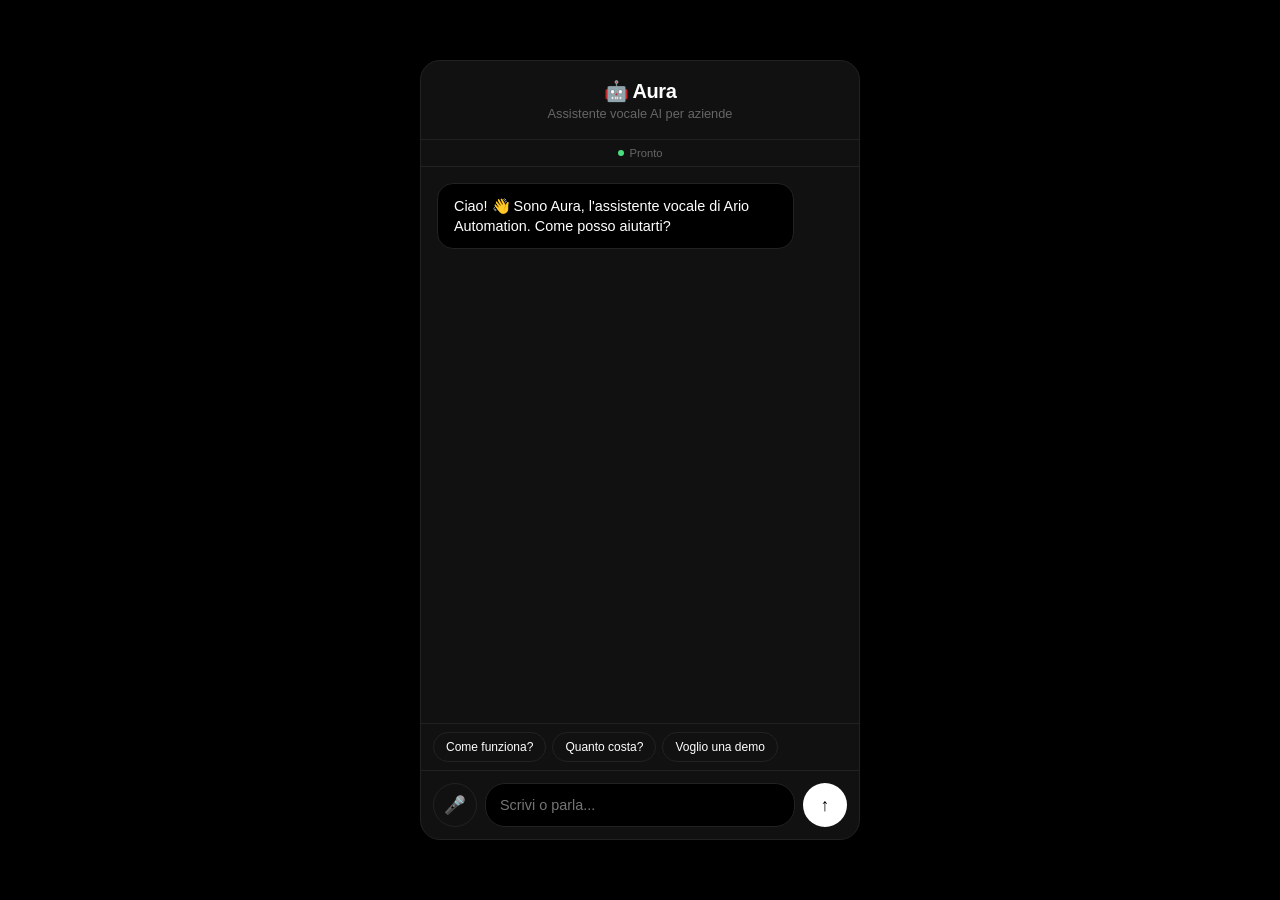
<file: demo.html>
<!DOCTYPE html>
<html lang="it">
<head>
<meta charset="UTF-8">
<meta name="viewport" content="width=device-width,initial-scale=1.0">
<title>Aura — Demo Interattiva</title>
<style>
*{margin:0;padding:0;box-sizing:border-box}
:root{--bg:#000;--surface:#111;--border:#222;--text:#fff;--muted:#666;--accent:#fff}
body{font-family:-apple-system,BlinkMacSystemFont,sans-serif;background:var(--bg);color:var(--text);min-height:100vh;display:flex;align-items:center;justify-content:center;padding:16px}
.wrap{width:100%;max-width:440px;height:92vh;max-height:780px;display:flex;flex-direction:column;background:var(--surface);border:1px solid var(--border);border-radius:20px;overflow:hidden}
.header{padding:18px;text-align:center;border-bottom:1px solid var(--border)}
.header h1{font-size:1.25em;font-weight:600;letter-spacing:-0.02em}
.header p{color:var(--muted);font-size:0.8em;margin-top:3px}
.status{display:flex;align-items:center;justify-content:center;gap:6px;padding:7px;font-size:0.7em;color:var(--muted);border-bottom:1px solid var(--border);transition:all 0.2s}
.status .dot{width:6px;height:6px;border-radius:50%;background:#4ade80}
.status.speaking .dot{background:#3b82f6;animation:pulse 1s infinite}
.status.listening .dot{background:#f59e0b;animation:pulse 1s infinite}
@keyframes pulse{0%,100%{opacity:1}50%{opacity:0.3}}
.chat{flex:1;overflow-y:auto;padding:16px;display:flex;flex-direction:column;gap:10px}
.msg{max-width:88%;padding:12px 16px;border-radius:16px;font-size:0.9em;line-height:1.4;animation:fade 0.25s ease}
.msg.bot{align-self:flex-start;background:var(--bg);border:1px solid var(--border)}
.msg.user{align-self:flex-end;background:var(--accent);color:var(--bg);font-weight:500}
@keyframes fade{from{opacity:0;transform:translateY(6px)}to{opacity:1;transform:none}}
.typing{display:none;padding:10px 14px;color:var(--muted);font-size:0.78em;font-style:italic}
.typing.show{display:block}
.sugs{padding:8px 12px;display:flex;flex-wrap:wrap;gap:6px;border-top:1px solid var(--border)}
.sugs button{padding:7px 12px;border:1px solid var(--border);border-radius:16px;background:transparent;color:var(--text);cursor:pointer;font-size:0.75em;transition:all 0.15s}
.sugs button:hover{background:var(--bg)}
.input{padding:12px;display:flex;gap:8px;border-top:1px solid var(--border)}
.input input{flex:1;padding:12px 14px;border:none;border-radius:20px;background:var(--bg);color:var(--text);font-size:0.9em;outline:none;border:1px solid var(--border)}
.input input:focus{border-color:var(--muted)}
.input button{width:44px;height:44px;border-radius:50%;border:none;background:var(--accent);color:var(--bg);font-size:1.1em;cursor:pointer}
.input button:active{transform:scale(0.92)}
.mic-btn{border:1px solid var(--border)!important;background:transparent!important;color:var(--text)!important}
.mic-btn.on{background:#dc2626!important;border-color:#dc2626!important;color:#fff!important;animation:pulse 1s infinite}
</style>
</head>
<body>
<div class="wrap">
<div class="header"><h1>🤖 Aura</h1><p>Assistente vocale AI per aziende</p></div>
<div class="status" id="status"><span class="dot"></span><span id="statusText">Pronto</span></div>
<div class="chat" id="chat">
  <div class="msg bot">Ciao! 👋 Sono Aura, l'assistente vocale di Ario Automation. Come posso aiutarti?</div>
</div>
<div class="typing" id="typing">Aura sta scrivendo...</div>
<div class="sugs" id="sugs">
  <button onclick="send('Come funziona?')">Come funziona?</button>
  <button onclick="send('Quanto costa?')">Quanto costa?</button>
  <button onclick="send('Voglio una demo')">Voglio una demo</button>
</div>
<div class="input">
  <button class="mic-btn" id="micBtn" onclick="toggleMic()" title="Parla con Aura">🎤</button>
  <input type="text" id="txt" placeholder="Scrivi o parla..." onkeypress="if(event.key==='Enter')send()">
  <button onclick="send()" title="Invia">↑</button>
</div>
</div>

<script>
// Logica conversazionale — tutta locale
var responses = {
  greeting: {
    patterns: ['ciao','buongiorno','buonasera','salve','hi','hello','hey'],
    reply: "Ciao! 👋 Sono Aura, l'assistente vocale di Ario Automation. Come posso aiutarti?",
    suggestions: ["Come funziona?","Quanto costa?","Voglio una demo"]
  },
  funziona: {
    patterns: ['come funziona','cosa fate','cosa fa','come fate','spiega'],
    reply: "Ario Automation crea assistenti vocali AI che:\n\n• Rispondono alle chiamate 24/7\n• Fissano appuntamenti su Google Calendar\n• Inviano promemoria WhatsApp\n• Inviano proposte commerciali\n• Qualificano i lead\n\nTutto automaticamente, senza personale umano.",
    suggestions: ["Fammi un esempio","Quanto costa?","Voglio una demo"]
  },
  esempio: {
    patterns: ['esempio','fammi','mostra','dimostra','pratico'],
    reply: "Ecco un esempio reale:\n\nUn cliente chiama il tuo studio alle 22:00 di sera. L'assistente risponde, verifica la disponibilità su Calendar, fissa l'appuntamento e invia un promemoria WhatsApp un'ora prima.\n\nTu non fai nulla. Quando il cliente arriva, sei già pronto.",
    suggestions: ["Geniale!","Quanto costa?","Voglio una demo"]
  },
  costo: {
    patterns: ['costo','prezzo','quanto','spendere','euro','tariffa','piano'],
    reply: "I piani sono:\n\n• BASE — €99/mese: risposta chiamate + appuntamenti\n• PRO — €199/mese: aggiunge WhatsApp + qualifica lead\n• ENTERPRISE — su misura per esigenze specifiche\n\nROI medio: 2-3 mesi.",
    suggestions: ["Voglio una demo","Parliamone","Grazie"]
  },
  demo: {
    patterns: ['demo','provare','test','prova','sì','si','certo','ok'],
    reply: "Perfetto! Fissiamo una demo di 10 minuti.\n\nTi chiamo io dal vivo e ti mostro come funziona per la tua attività specifica.\n\nQual è il tuo nome?",
    suggestions: ["Mi chiamo...","Preferisco WhatsApp","Non ora grazie"]
  },
  nome: {
    patterns: ['chiamo','mi chiamo','sono il','sono la','il mio nome'],
    reply: "Piacere! E il tuo numero di telefono o WhatsApp per contattarti?",
    suggestions: ["+393...","Prefiro WhatsApp","Grazie"]
  },
  telefono: {
    patterns: ['+39','+1','+44','+33','+49','00','numero','whatsapp','wa'],
    reply: "Perfetto! Ho il tuo recapito.\n\nIl nostro team ti contatterà entro 24 ore per fissare la demo.\n\nGrazie e a presto! 🚀",
    suggestions: ["Grazie!","Altra domanda","Ciao"]
  },
  grazie: {
    patterns: ['grazie','thanks','grazie mille','perfetto','bene','ottimo'],
    reply: "Grazie a te! Se hai altre domande, sono qui. Buona giornata! 👋",
    suggestions: ["Fissiamo una demo","Altra domanda","Ciao"]
  },
  default: {
    reply: "Interessante! Posso aiutarti con:\n\n• Come funziona Ario Automation\n• Prezzi e piani\n• Esempi pratici\n• Fissare una demo\n\nCosa preferisci?",
    suggestions: ["Come funziona?","Quanto costa?","Voglio una demo"]
  }
};

function getResponse(msg){
  var m = msg.toLowerCase().trim();
  for(var key in responses){
    if(key==='default') continue;
    var patterns = responses[key].patterns || [];
    for(var i=0;i<patterns.length;i++){
      if(m.indexOf(patterns[i])!==-1) return responses[key];
    }
  }
  return responses.default;
}

// Voice
var synth = window.speechSynthesis;
var recognition = null;
if('webkitSpeechRecognition' in window||'SpeechRecognition' in window){
  var SR=window.SpeechRecognition||window.webkitSpeechRecognition;
  recognition=new SR();recognition.lang='it-IT';recognition.continuous=false;recognition.interimResults=false;
  recognition.onresult=function(e){document.getElementById('txt').value=e.results[0][0].transcript;send();};
  recognition.onend=function(){stopMic();};
  recognition.onerror=function(){stopMic();};
}

function toggleMic(){
  if(!recognition)return;
  try{
    if(document.getElementById('micBtn').classList.contains('on')){stopMic();}
    else{recognition.start();document.getElementById('micBtn').classList.add('on');document.getElementById('status').classList.add('listening');document.getElementById('statusText').textContent='In ascolto...';}
  }catch(e){}
}
function stopMic(){document.getElementById('micBtn').classList.remove('on');document.getElementById('status').classList.remove('listening');document.getElementById('statusText').textContent='Pronto';}

function speak(text){
  if(!synth)return;
  synth.cancel();
  var u=new SpeechSynthesisUtterance(text);
  u.lang='it-IT';u.rate=1.0;
  document.getElementById('status').classList.add('speaking');
  document.getElementById('statusText').textContent='Aura parla...';
  u.onend=function(){document.getElementById('status').classList.remove('speaking');document.getElementById('statusText').textContent='Pronto';};
  synth.speak(u);
}

function send(text){
  var input=document.getElementById('txt');
  var msg=text||input.value.trim();
  if(!msg)return;
  document.getElementById('chat').innerHTML+='<div class="msg user">'+msg+'</div>';
  input.value='';
  document.getElementById('chat').scrollTop=document.getElementById('chat').scrollHeight;
  document.getElementById('typing').classList.add('show');
  document.getElementById('sugs').innerHTML='';
  
  setTimeout(function(){
    document.getElementById('typing').classList.remove('show');
    var r=getResponse(msg);
    document.getElementById('chat').innerHTML+='<div class="msg bot">'+r.reply.replace(/\n/g,'<br>')+'</div>';
    document.getElementById('chat').scrollTop=document.getElementById('chat').scrollHeight;
    if(r.suggestions){
      var h='';
      r.suggestions.forEach(function(s){h+='<button onclick="send(\''+s.replace(/'/g,'\\'')+'\')">'+s+'</button>';});
      document.getElementById('sugs').innerHTML=h;
    }
    speak(r.reply);
  },400+Math.random()*400);
}

// Greeting
setTimeout(function(){speak("Ciao! Sono Aura, l'assistente vocale di Ario Automation. Come posso aiutarti?");},800);
</script>
</body>
</html>
</file>
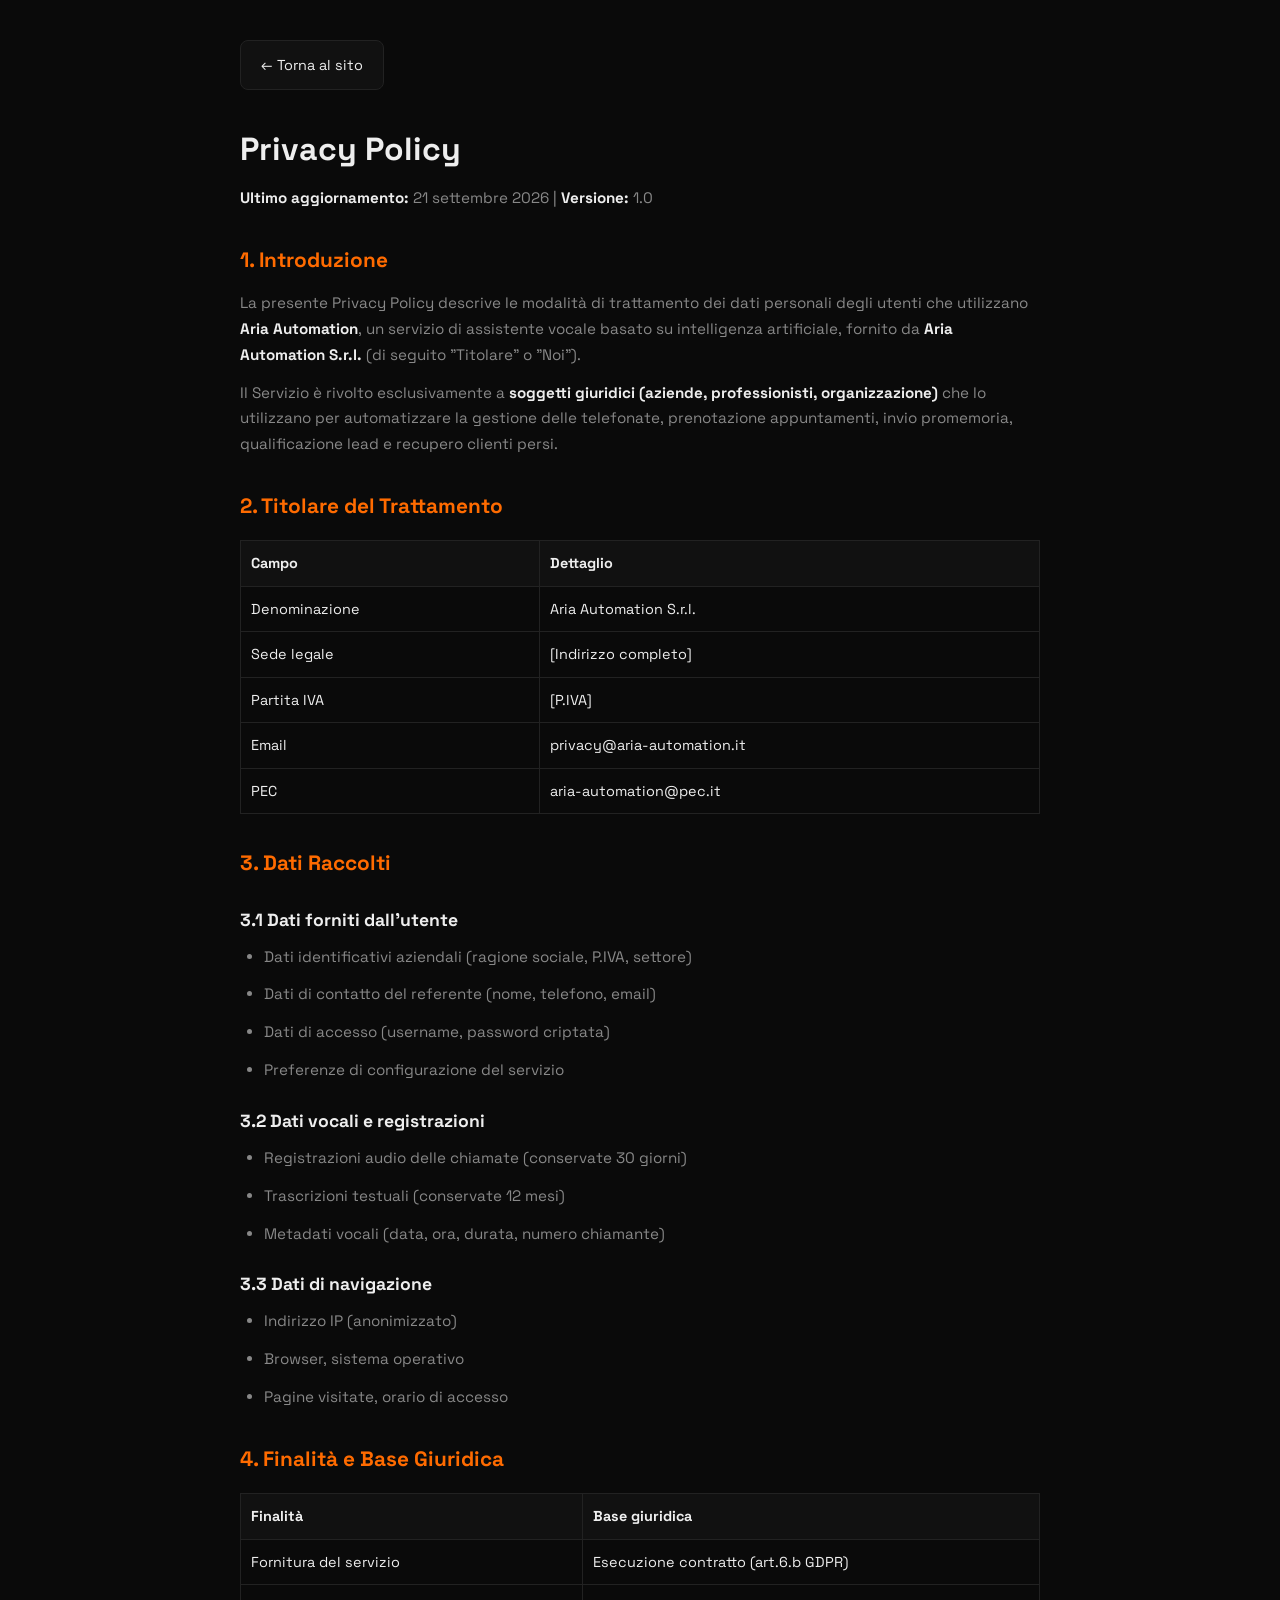
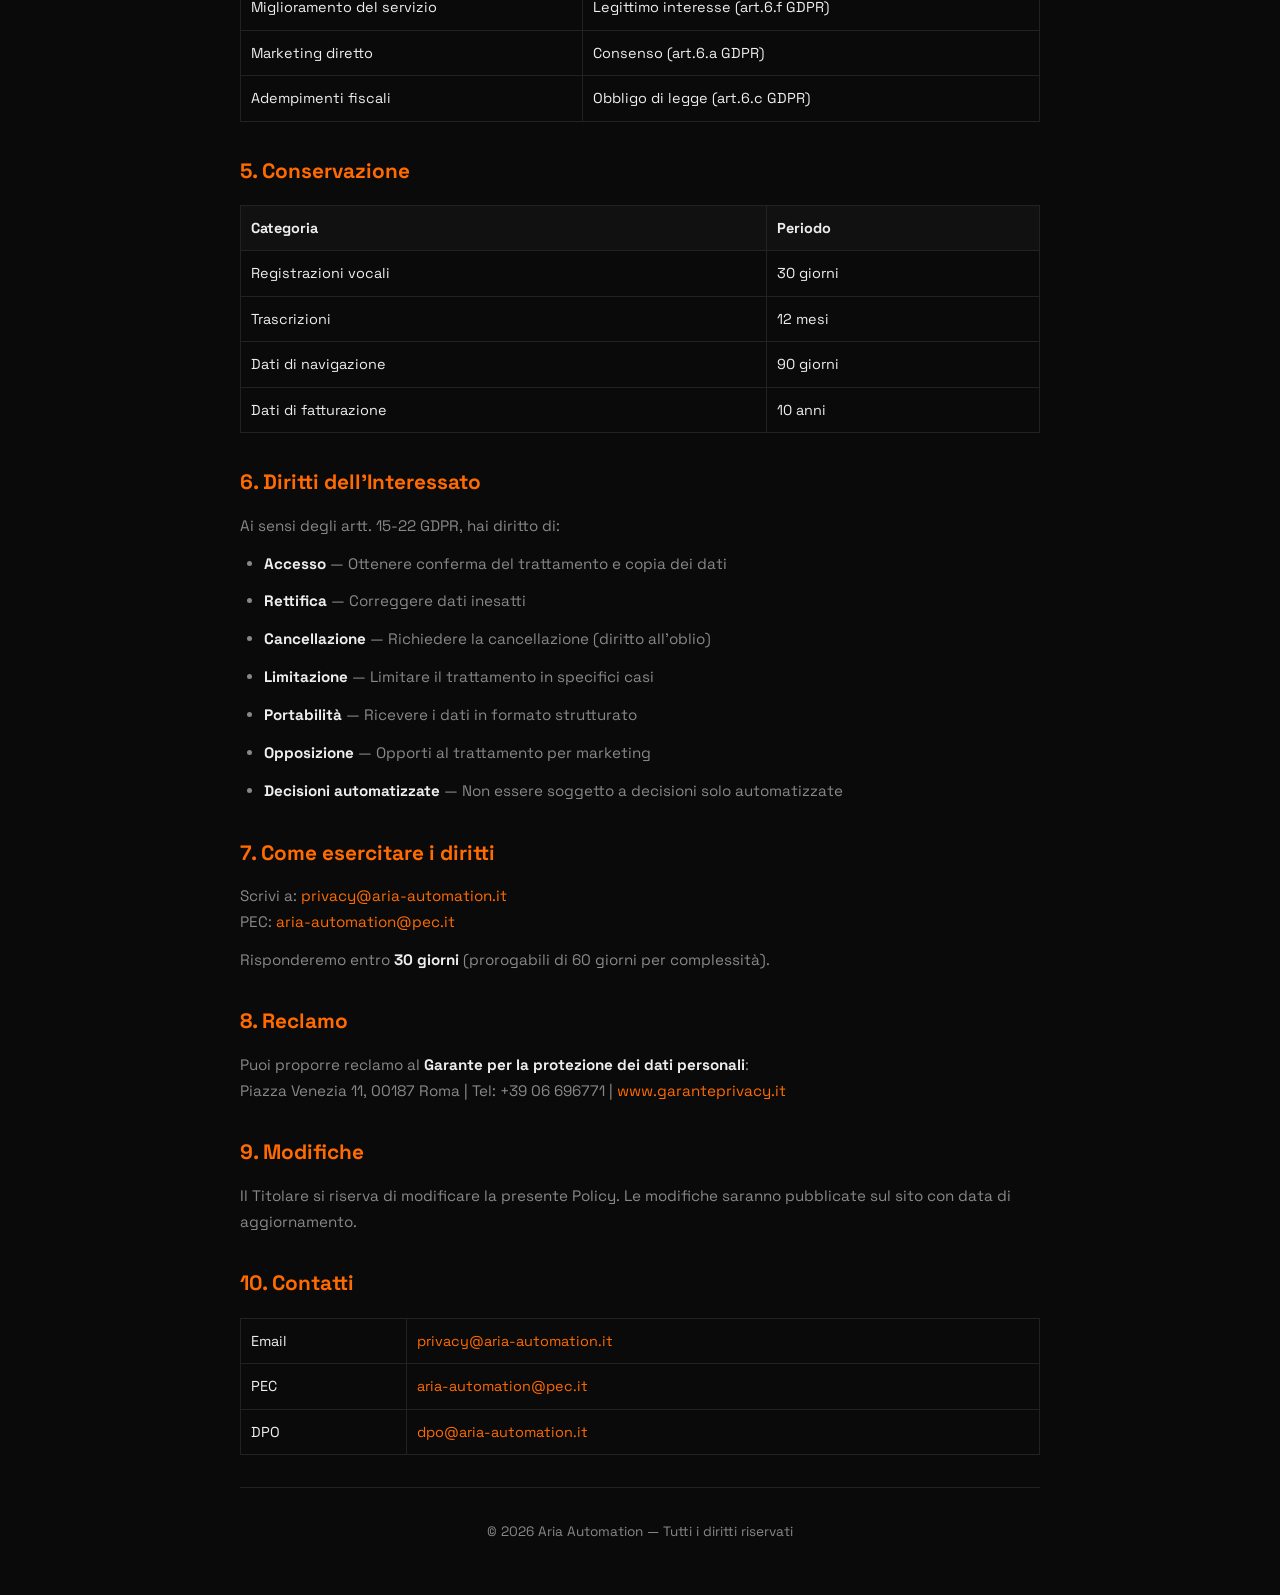
<file: privacy.html>
<!DOCTYPE html>
<html lang="it">
<head>
<meta charset="UTF-8">
<meta name="viewport" content="width=device-width,initial-scale=1.0">
<title>Privacy Policy — Aria Automation</title>
<link href="https://fonts.googleapis.com/css2?family=Space+Grotesk:wght@400;500;600;700&display=swap" rel="stylesheet">
<style>
:root{--bg:#0a0a0a;--surface:#111;--border:#222;--text:#eee;--muted:#888;--accent:#ff6b00}
*{margin:0;padding:0;box-sizing:border-box}
body{font-family:'Space Grotesk',sans-serif;background:var(--bg);color:var(--text);line-height:1.7;padding:40px 20px}
.container{max-width:800px;margin:0 auto}
h1{font-size:2em;margin-bottom:8px}
h2{font-size:1.3em;color:var(--accent);margin-top:32px;margin-bottom:12px}
h3{font-size:1.1em;margin-top:24px;margin-bottom:8px}
p,li{color:var(--muted);font-size:.95em;margin-bottom:12px}
ul,ol{padding-left:24px;margin-bottom:16px}
a{color:var(--accent);text-decoration:none}
a:hover{text-decoration:underline}
table{width:100%;border-collapse:collapse;margin:16px 0;font-size:.9em}
th,td{border:1px solid var(--border);padding:10px;text-align:left;vertical-align:top}
th{background:var(--surface);color:var(--text)}
hr{border:none;border-top:1px solid var(--border);margin:32px 0}
.back{display:inline-flex;align-items:center;gap:8px;padding:12px 20px;background:var(--surface);border:1px solid var(--border);border-radius:8px;color:var(--text);font-size:.9em;margin-bottom:32px;text-decoration:none}
.back:hover{border-color:var(--accent)}
strong{color:var(--text)}
code{background:var(--surface);padding:2px 6px;border-radius:4px;font-size:.9em}
</style>
</head>
<body>
<div class="container">
<a href="/aura-demo/" class="back">← Torna al sito</a>
<h1>Privacy Policy</h1>
<p><strong>Ultimo aggiornamento:</strong> 21 settembre 2026 | <strong>Versione:</strong> 1.0</p>

<h2>1. Introduzione</h2>
<p>La presente Privacy Policy descrive le modalità di trattamento dei dati personali degli utenti che utilizzano <strong>Aria Automation</strong>, un servizio di assistente vocale basato su intelligenza artificiale, fornito da <strong>Aria Automation S.r.l.</strong> (di seguito "Titolare" o "Noi").</p>
<p>Il Servizio è rivolto esclusivamente a <strong>soggetti giuridici (aziende, professionisti, organizzazione)</strong> che lo utilizzano per automatizzare la gestione delle telefonate, prenotazione appuntamenti, invio promemoria, qualificazione lead e recupero clienti persi.</p>

<h2>2. Titolare del Trattamento</h2>
<table>
<tr><th>Campo</th><th>Dettaglio</th></tr>
<tr><td>Denominazione</td><td>Aria Automation S.r.l.</td></tr>
<tr><td>Sede legale</td><td>[Indirizzo completo]</td></tr>
<tr><td>Partita IVA</td><td>[P.IVA]</td></tr>
<tr><td>Email</td><td>privacy@aria-automation.it</td></tr>
<tr><td>PEC</td><td>aria-automation@pec.it</td></tr>
</table>

<h2>3. Dati Raccolti</h2>
<h3>3.1 Dati forniti dall'utente</h3>
<ul>
<li>Dati identificativi aziendali (ragione sociale, P.IVA, settore)</li>
<li>Dati di contatto del referente (nome, telefono, email)</li>
<li>Dati di accesso (username, password criptata)</li>
<li>Preferenze di configurazione del servizio</li>
</ul>

<h3>3.2 Dati vocali e registrazioni</h3>
<ul>
<li>Registrazioni audio delle chiamate (conservate 30 giorni)</li>
<li>Trascrizioni testuali (conservate 12 mesi)</li>
<li>Metadati vocali (data, ora, durata, numero chiamante)</li>
</ul>

<h3>3.3 Dati di navigazione</h3>
<ul>
<li>Indirizzo IP (anonimizzato)</li>
<li>Browser, sistema operativo</li>
<li>Pagine visitate, orario di accesso</li>
</ul>

<h2>4. Finalità e Base Giuridica</h2>
<table>
<tr><th>Finalità</th><th>Base giuridica</th></tr>
<tr><td>Fornitura del servizio</td><td>Esecuzione contratto (art.6.b GDPR)</td></tr>
<tr><td>Miglioramento del servizio</td><td>Legittimo interesse (art.6.f GDPR)</td></tr>
<tr><td>Marketing diretto</td><td>Consenso (art.6.a GDPR)</td></tr>
<tr><td>Adempimenti fiscali</td><td>Obbligo di legge (art.6.c GDPR)</td></tr>
</table>

<h2>5. Conservazione</h2>
<table>
<tr><th>Categoria</th><th>Periodo</th></tr>
<tr><td>Registrazioni vocali</td><td>30 giorni</td></tr>
<tr><td>Trascrizioni</td><td>12 mesi</td></tr>
<tr><td>Dati di navigazione</td><td>90 giorni</td></tr>
<tr><td>Dati di fatturazione</td><td>10 anni</td></tr>
</table>

<h2>6. Diritti dell'Interessato</h2>
<p>Ai sensi degli artt. 15-22 GDPR, hai diritto di:</p>
<ul>
<li><strong>Accesso</strong> — Ottenere conferma del trattamento e copia dei dati</li>
<li><strong>Rettifica</strong> — Correggere dati inesatti</li>
<li><strong>Cancellazione</strong> — Richiedere la cancellazione (diritto all'oblio)</li>
<li><strong>Limitazione</strong> — Limitare il trattamento in specifici casi</li>
<li><strong>Portabilità</strong> — Ricevere i dati in formato strutturato</li>
<li><strong>Opposizione</strong> — Opporti al trattamento per marketing</li>
<li><strong>Decisioni automatizzate</strong> — Non essere soggetto a decisioni solo automatizzate</li>
</ul>

<h2>7. Come esercitare i diritti</h2>
<p>Scrivi a: <a href="mailto:privacy@aria-automation.it">privacy@aria-automation.it</a><br>
PEC: <a href="mailto:aria-automation@pec.it">aria-automation@pec.it</a></p>
<p>Risponderemo entro <strong>30 giorni</strong> (prorogabili di 60 giorni per complessità).</p>

<h2>8. Reclamo</h2>
<p>Puoi proporre reclamo al <strong>Garante per la protezione dei dati personali</strong>:<br>
Piazza Venezia 11, 00187 Roma | Tel: +39 06 696771 | <a href="https://www.garanteprivacy.it">www.garanteprivacy.it</a></p>

<h2>9. Modifiche</h2>
<p>Il Titolare si riserva di modificare la presente Policy. Le modifiche saranno pubblicate sul sito con data di aggiornamento.</p>

<h2>10. Contatti</h2>
<table>
<tr><td>Email</td><td><a href="mailto:privacy@aria-automation.it">privacy@aria-automation.it</a></td></tr>
<tr><td>PEC</td><td><a href="mailto:aria-automation@pec.it">aria-automation@pec.it</a></td></tr>
<tr><td>DPO</td><td><a href="mailto:dpo@aria-automation.it">dpo@aria-automation.it</a></td></tr>
</table>

<hr>
<p style="text-align:center;font-size:.85em">© 2026 Aria Automation — Tutti i diritti riservati</p>
</div>
</body>
</html>
</file>
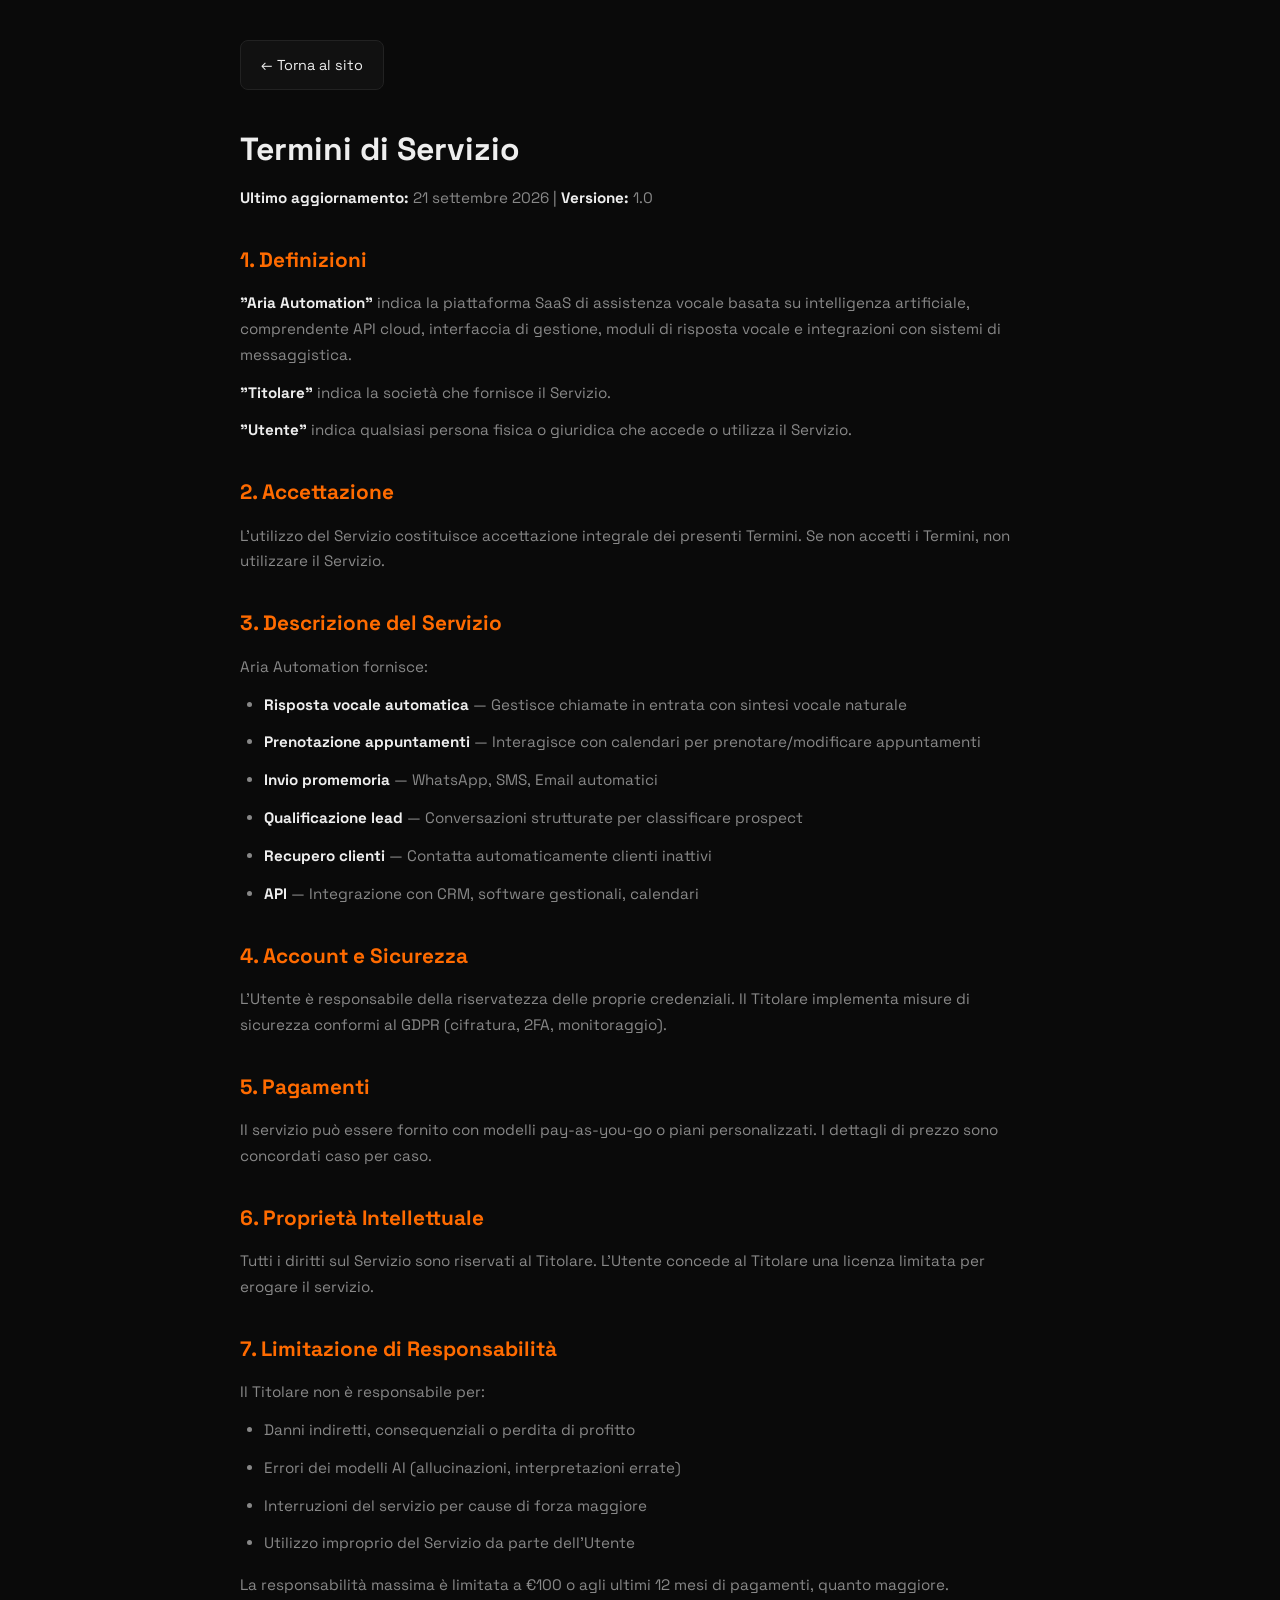
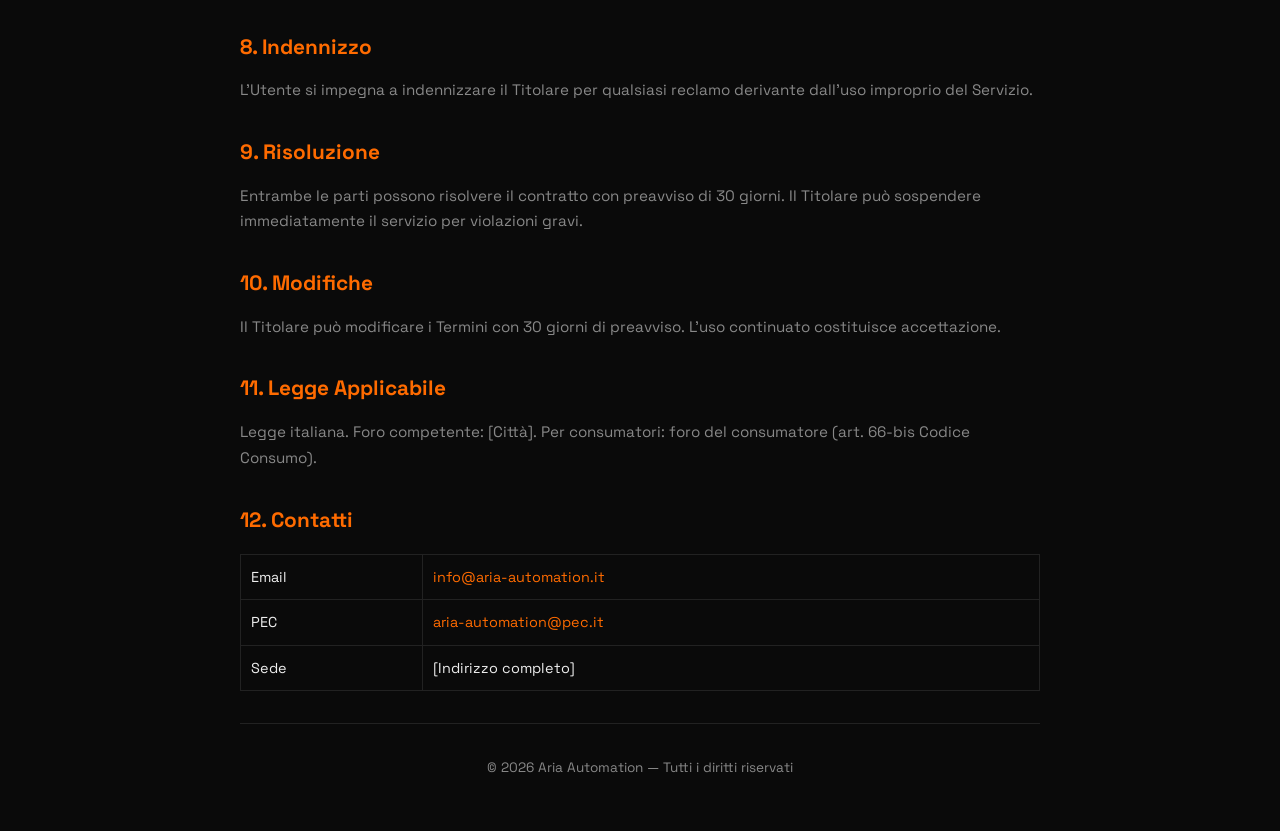
<file: terms.html>
<!DOCTYPE html>
<html lang="it">
<head>
<meta charset="UTF-8">
<meta name="viewport" content="width=device-width,initial-scale=1.0">
<title>Termini di Servizio — Aria Automation</title>
<link href="https://fonts.googleapis.com/css2?family=Space+Grotesk:wght@400;500;600;700&display=swap" rel="stylesheet">
<style>
:root{--bg:#0a0a0a;--surface:#111;--border:#222;--text:#eee;--muted:#888;--accent:#ff6b00}
*{margin:0;padding:0;box-sizing:border-box}
body{font-family:'Space Grotesk',sans-serif;background:var(--bg);color:var(--text);line-height:1.7;padding:40px 20px}
.container{max-width:800px;margin:0 auto}
h1{font-size:2em;margin-bottom:8px}
h2{font-size:1.3em;color:var(--accent);margin-top:32px;margin-bottom:12px}
h3{font-size:1.1em;margin-top:24px;margin-bottom:8px}
p,li{color:var(--muted);font-size:.95em;margin-bottom:12px}
ul,ol{padding-left:24px;margin-bottom:16px}
a{color:var(--accent);text-decoration:none}
a:hover{text-decoration:underline}
table{width:100%;border-collapse:collapse;margin:16px 0;font-size:.9em}
th,td{border:1px solid var(--border);padding:10px;text-align:left;vertical-align:top}
th{background:var(--surface);color:var(--text)}
hr{border:none;border-top:1px solid var(--border);margin:32px 0}
.back{display:inline-flex;align-items:center;gap:8px;padding:12px 20px;background:var(--surface);border:1px solid var(--border);border-radius:8px;color:var(--text);font-size:.9em;margin-bottom:32px;text-decoration:none}
.back:hover{border-color:var(--accent)}
strong{color:var(--text)}
</style>
</head>
<body>
<div class="container">
<a href="/aura-demo/" class="back">← Torna al sito</a>
<h1>Termini di Servizio</h1>
<p><strong>Ultimo aggiornamento:</strong> 21 settembre 2026 | <strong>Versione:</strong> 1.0</p>

<h2>1. Definizioni</h2>
<p><strong>"Aria Automation"</strong> indica la piattaforma SaaS di assistenza vocale basata su intelligenza artificiale, comprendente API cloud, interfaccia di gestione, moduli di risposta vocale e integrazioni con sistemi di messaggistica.</p>
<p><strong>"Titolare"</strong> indica la società che fornisce il Servizio.</p>
<p><strong>"Utente"</strong> indica qualsiasi persona fisica o giuridica che accede o utilizza il Servizio.</p>

<h2>2. Accettazione</h2>
<p>L'utilizzo del Servizio costituisce accettazione integrale dei presenti Termini. Se non accetti i Termini, non utilizzare il Servizio.</p>

<h2>3. Descrizione del Servizio</h2>
<p>Aria Automation fornisce:</p>
<ul>
<li><strong>Risposta vocale automatica</strong> — Gestisce chiamate in entrata con sintesi vocale naturale</li>
<li><strong>Prenotazione appuntamenti</strong> — Interagisce con calendari per prenotare/modificare appuntamenti</li>
<li><strong>Invio promemoria</strong> — WhatsApp, SMS, Email automatici</li>
<li><strong>Qualificazione lead</strong> — Conversazioni strutturate per classificare prospect</li>
<li><strong>Recupero clienti</strong> — Contatta automaticamente clienti inattivi</li>
<li><strong>API</strong> — Integrazione con CRM, software gestionali, calendari</li>
</ul>

<h2>4. Account e Sicurezza</h2>
<p>L'Utente è responsabile della riservatezza delle proprie credenziali. Il Titolare implementa misure di sicurezza conformi al GDPR (cifratura, 2FA, monitoraggio).</p>

<h2>5. Pagamenti</h2>
<p>Il servizio può essere fornito con modelli pay-as-you-go o piani personalizzati. I dettagli di prezzo sono concordati caso per caso.</p>

<h2>6. Proprietà Intellettuale</h2>
<p>Tutti i diritti sul Servizio sono riservati al Titolare. L'Utente concede al Titolare una licenza limitata per erogare il servizio.</p>

<h2>7. Limitazione di Responsabilità</h2>
<p>Il Titolare non è responsabile per:</p>
<ul>
<li>Danni indiretti, consequenziali o perdita di profitto</li>
<li>Errori dei modelli AI (allucinazioni, interpretazioni errate)</li>
<li>Interruzioni del servizio per cause di forza maggiore</li>
<li>Utilizzo improprio del Servizio da parte dell'Utente</li>
</ul>
<p>La responsabilità massima è limitata a €100 o agli ultimi 12 mesi di pagamenti, quanto maggiore.</p>

<h2>8. Indennizzo</h2>
<p>L'Utente si impegna a indennizzare il Titolare per qualsiasi reclamo derivante dall'uso improprio del Servizio.</p>

<h2>9. Risoluzione</h2>
<p>Entrambe le parti possono risolvere il contratto con preavviso di 30 giorni. Il Titolare può sospendere immediatamente il servizio per violazioni gravi.</p>

<h2>10. Modifiche</h2>
<p>Il Titolare può modificare i Termini con 30 giorni di preavviso. L'uso continuato costituisce accettazione.</p>

<h2>11. Legge Applicabile</h2>
<p>Legge italiana. Foro competente: [Città]. Per consumatori: foro del consumatore (art. 66-bis Codice Consumo).</p>

<h2>12. Contatti</h2>
<table>
<tr><td>Email</td><td><a href="mailto:info@aria-automation.it">info@aria-automation.it</a></td></tr>
<tr><td>PEC</td><td><a href="mailto:aria-automation@pec.it">aria-automation@pec.it</a></td></tr>
<tr><td>Sede</td><td>[Indirizzo completo]</td></tr>
</table>

<hr>
<p style="text-align:center;font-size:.85em">© 2026 Aria Automation — Tutti i diritti riservati</p>
</div>
</body>
</html>
</file>
<file: style.css>
:root{
--bg:#fafafa;--bg2:#f2f2f0;--card:#fff;--text:#16161a;--muted:#6e6e76;--border:#e8e8e4;
--accent:#ff6b00;--green:#05a357;--radius:14px;
--shadow-sm:0 1px 3px rgba(20,20,30,.06);
--shadow-md:0 8px 30px rgba(20,20,30,.10);
--shadow-lg:0 20px 60px rgba(20,20,30,.14);
}
[data-theme="night"]{
--bg:#0d0e13;--bg2:#15161d;--card:#1a1b23;--text:#f2f2f5;--muted:#8b8b96;--border:#262732;
--shadow-sm:0 1px 3px rgba(0,0,0,.3);
--shadow-md:0 8px 30px rgba(0,0,0,.4);
--shadow-lg:0 20px 60px rgba(0,0,0,.5);
}
*{margin:0;padding:0;box-sizing:border-box}
html{scroll-behavior:smooth}
body{font-family:'Plus Jakarta Sans',-apple-system,'Segoe UI',sans-serif;background:var(--bg);color:var(--text);-webkit-font-smoothing:antialiased;line-height:1.6;transition:background .5s,color .5s;overflow-x:hidden}

/* ═══ ANIMAZIONI ═══ */
@keyframes fadeUp{from{opacity:0;transform:translateY(18px)}to{opacity:1;transform:none}}
@keyframes fadeIn{from{opacity:0}to{opacity:1}}
@keyframes msgIn{from{opacity:0;transform:translateY(6px) scale(.97)}to{opacity:1;transform:none}}
@keyframes actIn{from{opacity:0;transform:scale(.94)}to{opacity:1;transform:scale(1)}}
@keyframes spin{to{transform:rotate(360deg)}}
@keyframes think{0%,60%,100%{transform:translateY(0);opacity:.3}30%{transform:translateY(-4px);opacity:1}}
@keyframes float{0%,100%{transform:translateY(0)}50%{transform:translateY(-10px)}}
@keyframes pulse-dot{0%,100%{transform:scale(1);opacity:1}50%{transform:scale(1.5);opacity:.5}}
@keyframes shimmer{0%{background-position:-200% 0}100%{background-position:200% 0}}
@keyframes wave{0%,100%{transform:scaleY(.3)}50%{transform:scaleY(1)}}
@keyframes typing-dot{0%,60%,100%{transform:translateY(0)}30%{transform:translateY(-5px)}}

@keyframes sun-glow{0%,100%{opacity:.6;transform:scale(1)}50%{opacity:1;transform:scale(1.1)}}
@keyframes moon-float{0%,100%{transform:rotate(-5deg)}50%{transform:rotate(5deg)}}
@keyframes badge-in{from{opacity:0;transform:translateX(20px)}to{opacity:1;transform:none}}

/* ═══ SCROLL REVEAL ═══ */
.reveal{opacity:0;transform:translateY(24px);transition:opacity .7s cubic-bezier(.2,.7,.3,1),transform .7s cubic-bezier(.2,.7,.3,1)}
.reveal.on{opacity:1;transform:none}
.reveal.d1{transition-delay:.08s}.reveal.d2{transition-delay:.16s}.reveal.d3{transition-delay:.24s}.reveal.d4{transition-delay:.32s}

/* ═══ NAV ═══ */
.nav{position:sticky;top:0;z-index:100;background:color-mix(in srgb,var(--bg) 85%,transparent);backdrop-filter:blur(16px);-webkit-backdrop-filter:blur(16px);border-bottom:1px solid var(--border);padding:14px 32px;display:flex;align-items:center;justify-content:space-between;gap:16px;transition:all .4s}
.nav-brand{display:flex;align-items:center;gap:10px;font-size:1.08em;font-weight:700;letter-spacing:-.02em}
.nav-brand .mark{width:30px;height:30px;border-radius:8px;overflow:hidden;flex-shrink:0;transition:transform .3s}
.nav-brand:hover .mark{transform:rotate(-8deg) scale(1.08)}
.nav-links{display:flex;gap:28px;list-style:none}
.nav-links a{color:var(--text);text-decoration:none;font-size:.9em;font-weight:500;position:relative;padding:4px 0}
.nav-links a::after{content:'';position:absolute;left:0;bottom:0;width:0;height:2px;background:var(--accent);border-radius:2px;transition:width .25s}
.nav-links a:hover::after{width:100%}
.lang-sel{display:flex;gap:2px;background:var(--bg2);padding:3px;border-radius:10px}
.lang-sel button{padding:5px 10px;border:none;background:transparent;color:var(--muted);font-size:.78em;font-weight:600;cursor:pointer;font-family:inherit;border-radius:8px;transition:all .2s}
.lang-sel button:hover{color:var(--text)}
.lang-sel button.active{background:var(--card);color:var(--text);}
[data-theme="night"] .lang-sel button.active{background:#2c2d38}

/* toggle tema */
.theme-btn{width:36px;height:36px;border:1px solid var(--border);background:var(--card);border-radius:10px;cursor:pointer;font-size:1em;display:flex;align-items:center;justify-content:center;transition:all .25s;flex-shrink:0}
.theme-btn:hover{transform:rotate(20deg) scale(1.1)}
@media(max-width:640px){
  .nav{flex-wrap:wrap;padding:12px 16px;gap:10px}
  .nav-links{display:flex;width:100%;order:3;gap:4px;overflow-x:auto;-webkit-overflow-scrolling:touch;scrollbar-width:none;justify-content:space-between}
  .nav-links::-webkit-scrollbar{display:none}
  .nav-links a{font-size:.82em;padding:8px 10px;white-space:nowrap;border-radius:8px}
  .nav-links a.active{color:var(--accent)}
  .nav-right{margin-left:auto;display:flex;align-items:center;gap:10px;flex-shrink:0}
}

/* ═══ TIME GREETING ═══ */

.time-greet .tg-icn{font-size:1.1em;animation:float 3s ease-in-out infinite}

/* ═══ HERO ═══ */
/* ═══ SALUTO + BADGE — blocco unico in cima all'hero ═══ */
.time-greet{display:flex;align-items:center;gap:8px;font-size:.78em;font-weight:500;color:var(--muted);line-height:1.4;margin-bottom:12px;animation:fadeUp .6s ease}
.time-greet .tg-icn{font-size:1.05em;line-height:1;animation:float 3s ease-in-out infinite}
.time-greet .tg-clock{font-variant-numeric:tabular-nums;font-weight:600;color:var(--text);margin-left:2px}
.time-greet .tg-sep{width:3px;height:3px;background:var(--muted);border-radius:50%;opacity:.4}

@media(max-width:600px){
.time-greet{font-size:.72em;margin-bottom:10px}
}

.hero{max-width:1080px;margin:0 auto;padding:40px 32px 56px;position:relative;text-align:center}


.hero h1{font-size:clamp(2.4em,6.5vw,4.4em);font-weight:800;letter-spacing:-.04em;line-height:1.1;margin-bottom:24px;max-width:13ch;margin-left:auto;margin-right:auto;animation:fadeUp .7s ease}
.hero h1 .accent{color:var(--accent)}
.hero p{font-size:clamp(1.05em,2vw,1.28em);color:var(--muted);max-width:33em;line-height:1.7;margin-bottom:32px;animation:fadeUp .7s ease .12s both}
.hero-checks{justify-content:center;display:flex;flex-wrap:wrap;gap:10px;margin-bottom:40px;animation:fadeUp .7s ease .2s both}
.hero-checks span{display:inline-flex;align-items:center;gap:7px;font-size:.86em;font-weight:500;padding:8px 16px;background:var(--card);border:1px solid var(--border);border-radius:22px;transition:all .25s}
.hero-checks span:hover{transform:translateY(-2px);box-shadow:var(--shadow-md);border-color:color-mix(in srgb,var(--accent) 40%,var(--border))}
.hero-checks .ck{color:var(--green);font-weight:800}
.hero-cta{justify-content:center;display:flex;gap:14px;flex-wrap:wrap;animation:fadeUp .7s ease .28s both}

/* ═══ BOTTONI ═══ */
.btn{display:inline-flex;align-items:center;gap:8px;padding:15px 32px;background:var(--text);color:var(--bg);border:none;border-radius:12px;font-size:.95em;font-weight:600;cursor:pointer;text-decoration:none;font-family:inherit;transition:all .2s;position:relative;overflow:hidden}

.btn:hover{transform:translateY(-2px);box-shadow:var(--shadow-md);}
.btn:active{transform:translateY(0)}
.btn.accent{background:var(--accent);color:#fff}
.btn.sec{background:transparent;color:var(--text);border:1px solid var(--border);}
.btn.sec:hover{background:var(--bg2)}

/* ═══ STATS ═══ */
.stats-wrap{max-width:1080px;margin:0 auto;padding:0 32px 40px}
.stats{display:grid;grid-template-columns:repeat(auto-fit,minmax(160px,1fr));gap:16px}
.stat{background:var(--card);border:1px solid var(--border);border-radius:var(--radius);padding:28px 24px;transition:all .3s;position:relative;overflow:hidden}
.stat::after{content:'';position:absolute;top:0;left:0;right:0;height:3px;background:linear-gradient(90deg,var(--accent),transparent);transform:scaleX(0);transform-origin:left;transition:transform .4s}
.stat:hover{transform:translateY(-4px);box-shadow:var(--shadow-md);}
.stat:hover::after{transform:scaleX(1)}
.stat .num{font-size:2.4em;font-weight:800;letter-spacing:-.03em;line-height:1.15;color:var(--accent)}
.stat .lbl{font-size:.85em;color:var(--muted);margin-top:8px;font-weight:500;line-height:1.45}

/* ═══ SEZIONI ═══ */
section{max-width:1080px;margin:0 auto;padding:72px 32px}
section.full{max-width:100%;background:var(--bg2);padding:72px 32px;transition:background .5s}
section.full>div{max-width:1080px;margin:0 auto}
.sec-head{margin-bottom:36px}
.sec-head.tight{margin-bottom:32px}
h2{font-size:clamp(1.8em,3.8vw,2.5em);font-weight:800;letter-spacing:-.03em;line-height:1.15;margin-bottom:16px}
.sub{font-size:1.05em;color:var(--muted);line-height:1.7;max-width:32em;margin-bottom:0}
.sub a{display:inline-block;padding:6px 4px;margin:-6px -4px;min-height:44px;min-width:44px}

/* ═══ FEATURES ═══ */
.feat-grid{display:grid;grid-template-columns:repeat(auto-fit,minmax(300px,1fr));gap:16px}
.feat{background:var(--card);border:1px solid var(--border);border-radius:var(--radius);padding:26px 26px 28px;transition:all .3s cubic-bezier(.2,.7,.3,1);position:relative;overflow:hidden}
.feat::before{content:'';position:absolute;top:0;left:0;width:100%;height:100%;background:radial-gradient(circle at top left,color-mix(in srgb,var(--accent) 6%,transparent),transparent 60%);opacity:0;transition:opacity .3s}
.feat:hover{transform:translateY(-5px);box-shadow:var(--shadow-md);border-color:color-mix(in srgb,var(--accent) 35%,var(--border))}
.feat:hover::before{opacity:1}
.feat .ficn{width:34px;height:34px;line-height:1;color:var(--accent);display:inline-flex;align-items:center;justify-content:center;margin-bottom:14px}.ficn svg{width:100%;height:100%}
.feat:hover .ficn{transform:scale(1.12) rotate(-6deg)}
.feat h4{font-size:1.04em;font-weight:700;margin-bottom:8px;letter-spacing:-.015em;line-height:1.35}
.feat p{font-size:.9em;color:var(--muted);line-height:1.65}

/* ═══ CAPABILITIES ═══ */
.cap-grid{display:grid;grid-template-columns:repeat(auto-fit,minmax(230px,1fr));gap:12px}
.cap-item{display:flex;align-items:center;gap:12px;padding:15px 18px;background:var(--card);border:1px solid var(--border);border-radius:12px;font-size:.9em;font-weight:500;line-height:1.5;transition:all .25s;}
.cap-item:hover{transform:translateX(6px);border-color:color-mix(in srgb,var(--accent) 40%,var(--border));box-shadow:var(--shadow-md);}
.cap-icn{font-size:1.15em;flex-shrink:0;transition:transform .25s}
.cap-txt{line-height:1.5}
.cap-item:hover .cap-icn{transform:scale(1.25)}

/* ═══ DEMO TABS ═══ */
.tabs{display:flex;gap:10px;flex-wrap:wrap;max-width:1080px;margin:0 auto 40px;padding:0 32px}
.tab{padding:13px 26px;border:1.5px solid var(--border);border-radius:28px;background:var(--card);font-size:.9em;font-weight:600;line-height:1.2;cursor:pointer;color:var(--muted);font-family:inherit;transition:all .22s;}
.tab:hover{border-color:var(--text);color:var(--text);transform:translateY(-2px)}
.tab.active{background:var(--text);color:var(--bg);border-color:var(--text);}



/* ═══ DASH ═══ */
.dash{display:grid;grid-template-columns:1fr 1fr;gap:22px;margin-bottom:28px}
@media(max-width:760px){.dash{grid-template-columns:1fr}}
.panel{background:var(--card);border:1px solid var(--border);border-radius:var(--radius);overflow:hidden;transition:box-shadow .3s}
.panel:hover{box-shadow:var(--shadow-md);}
.panel-head{padding:14px 18px;border-bottom:1px solid var(--border);display:flex;align-items:center;gap:10px;background:var(--bg2)}
.panel-head .picn{width:30px;height:30px;border-radius:8px;display:flex;align-items:center;justify-content:center;font-size:.95em;background:var(--card);}
.panel-head h4{font-size:.88em;font-weight:700;line-height:1.4}
.panel-head .tag{margin-left:auto;font-size:.68em;padding:3px 10px;border-radius:12px;background:color-mix(in srgb,var(--green) 12%,var(--card));color:var(--green);font-weight:700;display:flex;align-items:center;gap:6px;line-height:1.2}
.panel-head .tag .dot{width:6px;height:6px;background:var(--green);border-radius:50%;animation:pulse-dot 1.8s infinite}
.phone-chat{padding:16px;height:340px;overflow-y:auto;display:flex;flex-direction:column;gap:10px;scroll-behavior:smooth}
.msg{padding:11px 15px;border-radius:16px;font-size:.85em;max-width:84%;line-height:1.55;animation:msgIn .3s ease}
.msg.bot{background:var(--bg2);border-radius:16px 16px 16px 5px}
.msg.user{background:var(--text);color:var(--bg);margin-left:auto;border-radius:16px 16px 5px 16px}
.msg .lbl{font-size:.66em;font-weight:700;color:var(--muted);text-transform:uppercase;letter-spacing:.05em;margin-bottom:4px;line-height:1.3}
.msg.user .lbl{color:color-mix(in srgb,var(--bg) 60%,transparent)}
.think{padding:8px 14px;display:flex;gap:5px;align-items:center}
.think span{width:6px;height:6px;border-radius:50%;background:var(--muted);animation:typing-dot 1.2s infinite}
.think span:nth-child(2){animation-delay:.15s}
.think span:nth-child(3){animation-delay:.3s}
.visual-body{padding:18px;min-height:340px;background:var(--card)}

/* wave quando Aria parla */
.aria-wave{display:inline-flex;gap:2px;align-items:flex-end;height:12px;margin-left:6px}
.aria-wave i{width:3px;background:var(--accent);border-radius:2px;animation:wave 1s ease-in-out infinite}
.aria-wave i:nth-child(1){height:6px}.aria-wave i:nth-child(2){height:10px;animation-delay:.1s}.aria-wave i:nth-child(3){height:7px;animation-delay:.2s}.aria-wave i:nth-child(4){height:11px;animation-delay:.3s}
@keyframes calflash{0%{background:#05a357;color:#fff;transform:scale(1.3)}60%{background:#05a357;color:#fff}100%{}}
.cal-ev{margin-top:14px;padding:12px 14px;background:#fff;border-radius:8px;border-left:4px solid #1a73e8;opacity:0;transform:translateY(10px) scale(.97);transition:all .45s cubic-bezier(.2,.7,.3,1)}
.cal-ev.show{opacity:1;transform:none}
.cal-ev .ev-time{font-size:.74em;font-weight:700;color:#1a73e8}
.cal-ev .ev-name{font-size:.82em;color:#3c4043;margin-top:3px;font-weight:500;line-height:1.4}
.cal-ev .ev-det{font-size:.72em;color:#70757a;margin-top:2px;line-height:1.4}
.crm-row{display:flex;justify-content:space-between;padding:9px 2px;border-bottom:1px solid var(--border);font-size:.78em;line-height:1.5}
.crm-row:last-child{border-bottom:none}
.crm-row .k{color:var(--muted)}
.crm-row .v{font-weight:600}

/* ═══ TIMELINE ═══ */
.timeline{margin-top:26px}
.tl-step{margin-bottom:12px;padding:18px 20px;background:var(--card);border:1px solid var(--border);border-radius:var(--radius);opacity:0;transform:translateY(14px);transition:all .5s cubic-bezier(.2,.7,.3,1);}
.tl-step.visible{opacity:1;transform:none}
.tl-step:hover{border-color:color-mix(in srgb,var(--accent) 30%,var(--border))}
.tl-head{display:flex;align-items:center;gap:11px;margin-bottom:6px}
.tl-title{font-size:.9em;font-weight:700}
.tl-time{font-size:.72em;color:var(--muted);margin-left:auto;font-variant-numeric:tabular-nums}
.tl-body{font-size:.84em;color:var(--muted);margin-left:35px;line-height:1.6}
.tl-actions{display:flex;flex-wrap:wrap;gap:8px;margin-top:12px;margin-left:35px}
.tl-action{display:flex;align-items:center;gap:8px;padding:8px 14px;background:var(--bg2);border:1px solid var(--border);border-radius:10px;font-size:.75em;font-weight:500;line-height:1.4;animation:actIn .3s ease;transition:all .2s}
.tl-action .ic{width:26px;height:26px;border-radius:8px;display:flex;align-items:center;justify-content:center;font-size:.95em;background:var(--card);flex-shrink:0}
.tl-action:hover{transform:translateY(-2px);box-shadow:var(--shadow-md);}
@media(max-width:640px){.tl-body,.tl-actions{margin-left:0}}

.controls{display:flex;gap:12px;justify-content:center;margin-top:30px}
.controls button{padding:14px 30px;border-radius:12px;border:none;font-size:.9em;font-weight:700;cursor:pointer;font-family:inherit;transition:all .2s;position:relative}
.controls .prim{background:var(--text);color:var(--bg)}
.controls .prim:hover:not(:disabled){transform:translateY(-2px);box-shadow:var(--shadow-md);}
.controls .prim:disabled{opacity:.55;cursor:default}
.controls .sec{background:var(--card);color:var(--text);border:1px solid var(--border)}
.controls .sec:hover{background:var(--bg2)}

/* ═══ PERSONALIZZA ═══ */
#personalizza{position:relative;max-width:100%;background:var(--bg2);padding:72px 32px;overflow:hidden;transition:background .5s}

#personalizza>div{max-width:1080px;margin:0 auto;position:relative}
.p-form{max-width:480px;margin:0 auto;text-align:left}
.p-form label{display:block;font-size:.87em;font-weight:700;margin-bottom:8px;letter-spacing:-.01em;line-height:1.4}
.p-form input,.p-form textarea{width:100%;padding:15px 18px;border:1.5px solid var(--border);border-radius:12px;font-size:.95em;background:var(--card);color:var(--text);outline:none;font-family:inherit;transition:all .2s;}
.p-form input:focus,.p-form textarea:focus{border-color:var(--accent);}
.p-form input:hover,.p-form textarea:hover{border-color:color-mix(in srgb,var(--accent) 40%,var(--border))}
.p-form>div{margin-bottom:20px}
.p-out{margin-top:26px;background:var(--card);border:1px solid var(--border);border-radius:var(--radius);padding:28px;display:none;box-shadow:var(--shadow-sm);}

/* ═══ CONTACT ═══ */
#contact>div{max-width:560px;margin:0 auto;text-align:center}
#contact h2{text-align:center}
#contact .sub{margin-left:auto;margin-right:auto}

/* ═══ FOOTER ═══ */
.foot{background:var(--bg2);color:var(--text);padding:56px 32px;margin-top:40px;border-top:1px solid var(--border)}
.foot-inner{max-width:1080px;margin:0 auto;display:flex;flex-wrap:wrap;justify-content:space-between;gap:36px}
.foot-col{flex:1;min-width:180px}
.foot-col h5{font-size:.82em;font-weight:700;margin-bottom:16px;color:var(--text);letter-spacing:-.01em}
.foot-col a,.foot-col span{display:block;font-size:.86em;color:var(--muted);text-decoration:none;margin-bottom:10px;line-height:1.5;transition:color .2s}
.foot-col a:hover{color:var(--accent)}
.foot-bottom{max-width:1080px;margin:40px auto 0;padding-top:26px;border-top:1px solid var(--border);display:flex;justify-content:space-between;flex-wrap:wrap;gap:12px;font-size:.8em;color:var(--muted)}
.foot-bottom a{color:var(--muted);text-decoration:none;transition:color .2s}
.foot-bottom a:hover{color:var(--accent)}

/* ═══ TOAST (saluto dinamico) ═══ */
.toast{position:fixed;bottom:24px;right:24px;z-index:200;background:var(--card);border:1px solid var(--border);border-radius:14px;padding:16px 20px;box-shadow:var(--shadow-sm);display:flex;align-items:center;gap:12px;font-size:.88em;font-weight:500;line-height:1.5;max-width:340px;transform:translateY(calc(100% + 40px));transition:transform .5s cubic-bezier(.2,.7,.3,1),visibility .5s;visibility:hidden}
.toast.show{transform:none;visibility:visible}
.toast .t-icn{font-size:1.4em;flex-shrink:0;animation:float 2.5s ease-in-out infinite}

/* ═══ CURSOR GLOW ═══ */
.cursor-glow{position:fixed;width:300px;height:300px;border-radius:50%;background:radial-gradient(circle,color-mix(in srgb,var(--accent) 6%,transparent),transparent 70%);pointer-events:none;z-index:1;transform:translate(-50%,-50%);transition:opacity .3s;opacity:0}
@media(hover:hover){.cursor-glow.on{opacity:1}}

@media(max-width:640px){
.hero{padding:44px 20px 70px}
section{padding:70px 20px}
section.full{padding:70px 20px}
.stats-wrap{padding:0 20px 70px}
.tabs,.demo-view{padding-left:20px;padding-right:20px}
#personalizza{padding:70px 20px}
.toast{left:16px;right:16px;bottom:16px;max-width:none}
}


/* ═══ EXTRA VITA — micro-interazioni ═══ */

/* Orologio live nel saluto */
.time-greet .tg-clock{font-variant-numeric:tabular-nums;font-weight:600;color:var(--text);margin-left:2px}
.time-greet .tg-sep{width:3px;height:3px;background:var(--muted);border-radius:50%;opacity:.5}

/* Contatore animato per le stats */
.stat .num{font-size:2.4em;font-weight:800;letter-spacing:-.03em;line-height:1.15;color:var(--accent)}
.stat:hover .num{transform:scale(1.06)}

/* Typing indicator nel pannello chat quando demo ferma */
.idle-hint{display:flex;align-items:center;gap:10px;padding:14px;color:var(--muted);font-size:.8em;font-style:italic}
.idle-hint .think{padding:0}

/* Pulsante demo con stato pulsante */
.controls .prim:not(:disabled)::after{content:'';position:absolute;inset:0;border-radius:inherit;animation:btnPulse 2.5s infinite}
@keyframes btnPulse{0%{}70%{}100%{}}

/* Sezione active nel nav */
.nav-links a.active{color:var(--accent)}
.nav-links a.active::after{width:100%}

/* Demo panel: bordo animato quando running */
.panel.running{border-color:color-mix(in srgb,var(--accent) 45%,var(--border))}
.panel.running .panel-head .tag .dot{background:var(--accent)}

/* Footer: link con freccia che appare */
.foot-col a{position:relative;padding-left:0;transition:padding-left .25s,color .2s}
.foot-col a::before{content:'→';position:absolute;left:-14px;opacity:0;transition:opacity .2s}
.foot-col a:hover{padding-left:16px}
.foot-col a:hover::before{opacity:1;left:0}


/* ═══ RESPONSIVE RAFFINATO ═══ */

/* Tablet (601-900px) */
@media(max-width:900px){
  .hero{padding:48px 28px 72px}
  .hero h1{font-size:clamp(2.2em,7vw,3.4em)}
  section{padding:72px 28px}
  section.full{padding:72px 28px}
  .stats-wrap{padding:0 28px 72px}
  .tabs,.demo-view{padding-left:28px;padding-right:28px}
  #personalizza{padding:72px 28px}
  
  .nav{padding:12px 20px}
  .feat-grid{grid-template-columns:repeat(auto-fit,minmax(260px,1fr))}
  .dash{gap:16px}
}

/* Mobile (≤600px) */
@media(max-width:600px){
  .nav{padding:10px 16px}
  .nav-brand{font-size:1em}
  .lang-sel button{padding:4px 8px;font-size:.72em}
  .theme-btn{width:32px;height:32px}
  
  
  
  .hero{padding:36px 20px 56px}
  .hero h1{font-size:clamp(2em,9vw,2.8em);line-height:1.12}
  .hero p{font-size:1em;line-height:1.65;margin-bottom:24px}
  
  .hero-checks{gap:8px;margin-bottom:32px}
  .hero-checks span{font-size:.78em;padding:7px 13px}
  .hero-cta{flex-direction:column;gap:10px}
  .hero-cta .btn{width:100%;justify-content:center}
  
  section{padding:56px 20px}
  section.full{padding:56px 20px}
  h2{font-size:clamp(1.5em,6vw,2em);margin-bottom:12px}
  .sub{font-size:.95em;margin-bottom:0}
  .sec-head{margin-bottom:36px}
  .sec-head.tight{margin-bottom:32px}
  
  .stats-wrap{padding:0 20px 56px}
  .stats{grid-template-columns:repeat(2,1fr);gap:12px}
  .stat{padding:20px 18px}
  .stat .num{font-size:2.4em;font-weight:800;letter-spacing:-.03em;line-height:1.15;color:var(--accent)}
  .stat .lbl{font-size:.78em}
  
  .feat-grid{grid-template-columns:1fr;gap:12px}
  .feat{padding:22px 20px}
  .feat .ficn{width:40px;height:40px;font-size:1.15em;margin-bottom:12px}
  .feat h4{font-size:.98em}
  .feat p{font-size:.86em}
  
  .cap-grid{grid-template-columns:1fr;gap:8px}
  .cap-item{padding:13px 16px;font-size:.86em}
  
  .tabs{gap:8px;margin:0 auto 28px;padding:0 20px}
  .tab{padding:11px 20px;font-size:.84em}
  .demo-view{padding:0 20px 64px}
  
  .dash{grid-template-columns:1fr;gap:14px}
  .phone-chat{height:280px;padding:12px}
  .visual-body{min-height:280px;padding:14px}
  .panel-head{padding:12px 14px}
  .panel-head h4{font-size:.82em}
  
  .tl-step{padding:14px 16px}
  .tl-body{font-size:.8em;margin-left:0}
  .tl-actions{margin-left:0}
  
  .controls{flex-direction:column;gap:8px;margin-top:22px}
  .controls button{width:100%}
  
  #personalizza{padding:56px 20px}
  #personalizza .sec-head{margin-bottom:36px}
  .p-form{max-width:100%}
  .p-form input,.p-form textarea{padding:13px 15px;font-size:.92em}
  .p-form>div{margin-bottom:16px}
  .p-out{padding:20px 18px}
  
  #contact{padding:56px 20px}
  #contact .sub{margin-bottom:32px}
  #contact .btn{width:100%;justify-content:center}
  
  .foot{padding:40px 20px}
  .foot-inner{flex-direction:column;gap:28px}
  .foot-bottom{flex-direction:column;gap:8px;text-align:center;margin-top:28px}
  
  .toast{left:16px;right:16px;bottom:16px;max-width:none;font-size:.82em;padding:14px 16px}
  
  .cursor-glow{display:none}
}

/* Mobile piccolo (≤380px) */
@media(max-width:380px){
  .hero h1{font-size:1.9em}
  .stats{grid-template-columns:1fr 1fr;gap:10px}
  .stat{padding:16px 14px}
  .stat .num{font-size:2.4em;font-weight:800;letter-spacing:-.03em;line-height:1.15;color:var(--accent)}
  .lang-sel button{padding:3px 6px;font-size:.68em}
}

/* Touch: disattiva hover effects che danno fastidio */
@media(hover:none){
  .feat:hover{transform:none}
  .stat:hover{transform:none}
  .cap-item:hover{transform:none}
  .btn:hover{transform:none}
  .hero-checks span:hover{transform:none}
}

/* Desktop grande: più respiro */
@media(min-width:1400px){
  .hero{padding-top:72px}
  section{padding:64px 32px}
  section.full{padding:64px 32px}
}

/* ═══ HERO TITLE — animazione d'ingresso + typewriter ═══ */
.hero h1 .w,.aut-hero h1 .w{display:inline-block;opacity:0;transform:translateY(24px) rotate(2deg);animation:wordIn .55s cubic-bezier(.2,.7,.3,1) forwards}
.hero h1 .w:nth-child(1){animation-delay:.15s}
.hero h1 .w:nth-child(2){animation-delay:.35s}
@keyframes wordIn{to{opacity:1;transform:none}}

.hero h1 .type-wrap,.aut-hero h1 .type-wrap{display:inline-block;position:relative}
.hero h1 .type-cursor,.aut-hero h1 .type-cursor{display:inline-block;width:3px;height:.9em;background:var(--accent);margin-left:4px;vertical-align:text-bottom;border-radius:2px;animation:cursorBlink 1s step-end infinite}
@keyframes cursorBlink{0%,100%{opacity:1}50%{opacity:0}}

/* Sottolineatura animata sotto la parola accent */
.hero h1 .accent,.aut-hero h1 .accent{position:relative}
.hero h1 .type-wrap::after,.aut-hero h1 .type-wrap::after{content:'';position:absolute;left:0;bottom:.08em;width:100%;height:.08em;background:linear-gradient(90deg,var(--accent),#ff9500);border-radius:4px;transform:scaleX(0);transform-origin:left;animation:underlineIn .8s cubic-bezier(.2,.7,.3,1) 1.4s forwards}
@keyframes underlineIn{to{transform:scaleX(1)}}

/* Mobile: animazioni più veloci */
@media(max-width:600px){
  .hero h1 .w,.aut-hero h1 .w{animation-duration:.4s}
  .hero h1 .type-wrap::after,.aut-hero h1 .type-wrap::after{animation-delay:1.1s}
}
@media(prefers-reduced-motion:reduce){
  .hero h1 .w,.aut-hero h1 .w{animation:none;opacity:1;transform:none}
  .hero h1 .type-wrap::after,.aut-hero h1 .type-wrap::after{animation:none;transform:scaleX(1)}
  .hero h1 .type-cursor,.aut-hero h1 .type-cursor{animation:none}
}

/* Spazio tra capabilities (full) e Tre esempi */
section.after-full{padding-top:48px}

/* ═══ RIFINITURE ═══ */

/* Focus states accessibili */
.tab:focus-visible,.btn:focus-visible,.controls button:focus-visible,.lang-sel button:focus-visible,.theme-btn:focus-visible{outline:2px solid var(--accent);outline-offset:2px}

/* Scrollbar custom per chat */
.phone-chat::-webkit-scrollbar{width:4px}
.phone-chat::-webkit-scrollbar-track{background:transparent}
.phone-chat::-webkit-scrollbar-thumb{background:var(--border);border-radius:4px}
.phone-chat::-webkit-scrollbar-thumb:hover{background:var(--muted)}

/* Selezione testo arancione */
::selection{background:color-mix(in srgb,var(--accent) 25%,transparent);color:inherit}
[data-theme="night"] ::selection{background:color-mix(in srgb,var(--accent) 40%,transparent)}

/* Scroll-margin per anchor con nav sticky */
section[id],#demo{scroll-margin-top:80px}

/* Smooth scroll migliore */
html{scroll-behavior:smooth}
@media(prefers-reduced-motion:reduce){html{scroll-behavior:auto}}

/* ═══ SITE CTA — "Vuoi un sito così?" ═══ */
.site-cta{max-width:1080px;margin:0 auto;padding:0 32px 56px}
.cta-inner{display:flex;align-items:center;justify-content:space-between;gap:24px;background:var(--card);border:1px solid var(--border);border-left:3px solid var(--accent);border-radius:12px;padding:20px 24px;transition:box-shadow .25s}
.cta-inner:hover{box-shadow:var(--shadow-md);}
.cta-text h2{font-size:1.05em;margin-bottom:4px}
.cta-text p{font-size:.84em;color:var(--muted);line-height:1.55;max-width:46em}
.cta-action{flex-shrink:0}
.cta-action .btn{padding:11px 22px;font-size:.85em}
@media(max-width:700px){
.cta-inner{flex-direction:column;align-items:flex-start;gap:14px;padding:18px 18px}
.cta-action .btn{width:100%;justify-content:center}
}

/* ═══ EVIDENZIAZIONE PERSONALIZZA — bordo animato ═══ */
#personalizza{position:relative;border-top:2px solid transparent;border-bottom:2px solid transparent}
#personalizza::before{content:'';position:absolute;inset:-2px 0;pointer-events:none;z-index:1;
  background:linear-gradient(90deg,var(--accent),#ff9500,var(--purple,#a855f7),var(--accent));
  background-size:300% 100%;animation:gradient-move 8s linear infinite;
  -webkit-mask:linear-gradient(#000 0 0) content-box,linear-gradient(#000 0 0);
  -webkit-mask-composite:xor;mask-composite:exclude;
  padding:2px 0}
#personalizza>*{position:relative;z-index:2}
#personalizza::after{content:'';position:absolute;inset:0;pointer-events:none;z-index:0;
  background:radial-gradient(ellipse at 50% 0%,color-mix(in srgb,var(--accent) 5%,transparent),transparent 60%)}

[data-theme="night"] #personalizza::after{background:radial-gradient(ellipse at 50% 0%,color-mix(in srgb,var(--accent) 8%,transparent),transparent 60%)}

/* ═══ CENTRATURA PERSONALIZZA + CONTATTI ═══ */
#personalizza>div{display:flex;flex-direction:column;align-items:center;max-width:1080px;margin:0 auto;position:relative}
#personalizza .sec-head{text-align:center;margin-left:auto;margin-right:auto}
#personalizza .p-form{margin-left:auto;margin-right:auto}
#contact>div{display:flex;flex-direction:column;align-items:center;max-width:560px;margin:0 auto;text-align:center}
#contact .sub{margin-left:auto;margin-right:auto}
#contact .btn{margin:0 auto}

/* ═══ CARD "E MOLTO ALTRO" ═══ */
.feat-more{border:1.5px dashed color-mix(in srgb,var(--accent) 45%,var(--border))}
.feat-more:hover{border-color:var(--accent);transform:translateY(-4px) scale(1.015)}
.feat-more .ficn{position:relative;display:inline-flex;align-items:center;gap:8px}
.ficn-more{animation:sparkSpin 6s ease-in-out infinite;display:inline-block}
.spark1,.spark2{font-size:.55em;color:var(--accent);opacity:0;animation:sparkle 2.4s ease-in-out infinite}
.spark1{margin-right:2px}
.spark2{margin-left:2px;animation-delay:1.2s}
@keyframes sparkle{0%,100%{opacity:0;transform:scale(.4) rotate(0deg)}50%{opacity:1;transform:scale(1.15) rotate(25deg)}}
@keyframes sparkSpin{0%,100%{transform:rotate(-6deg) scale(1)}50%{transform:rotate(6deg) scale(1.08)}}
@keyframes morePulse{0%,100%{}50%{}}
@media (prefers-reduced-motion:reduce){.feat-more,.ficn-more,.spark1,.spark2{animation:none}.spark1,.spark2{opacity:.7}}

/* Card "E molto altro" come link */
a.feat-more{color:var(--text);border:1.5px dashed color-mix(in srgb,var(--accent) 45%,var(--border))}
a.feat-more:hover{color:var(--accent)}
a.feat-more h4,a.feat-more p{color:inherit}
a.feat-more:focus-visible{outline:2px solid var(--accent);outline-offset:3px}

/* Flash della sezione contatti quando ci arrivi dalla card */
@keyframes contactFlash{0%{background:color-mix(in srgb,var(--accent) 10%,transparent)}100%{background:transparent}}
.contact-flash{animation:contactFlash 2.4s ease-out;border-radius:var(--radius)}

/* ═══ LANGUAGE DROPDOWN ═══ */
.lang-dd{position:relative}
.lang-dd-btn{display:flex;align-items:center;gap:6px;padding:8px 12px;background:var(--card);border:1px solid var(--border);border-radius:10px;font-size:.82em;font-weight:600;color:var(--text);cursor:pointer;transition:all .2s;font-family:inherit}
.lang-dd-btn:hover{border-color:var(--accent);color:var(--accent)}
.lang-dd-arrow{font-size:.75em;transition:transform .25s;color:var(--muted)}
.lang-dd.open .lang-dd-arrow{transform:rotate(180deg)}
.lang-dd-menu{position:absolute;top:calc(100% + 8px);right:0;min-width:150px;background:var(--card);border:1px solid var(--border);border-radius:12px;box-shadow:var(--shadow-sm);padding:6px;margin:0;list-style:none;opacity:0;visibility:hidden;transform:translateY(-8px);transition:all .25s cubic-bezier(.2,.7,.3,1);z-index:100}
.lang-dd.open .lang-dd-menu{opacity:1;visibility:visible;transform:translateY(0)}
.lang-dd-menu li{padding:9px 12px;border-radius:8px;font-size:.85em;font-weight:500;cursor:pointer;transition:background .15s;color:var(--text);white-space:nowrap}
.lang-dd-menu li:hover{background:color-mix(in srgb,var(--accent) 10%,transparent);color:var(--accent)}
.lang-dd-menu li[aria-selected="true"]{color:var(--accent);font-weight:700;background:color-mix(in srgb,var(--accent) 7%,transparent)}
[data-theme="night"] .lang-dd-btn{background:var(--card)}
[data-theme="night"] .lang-dd-menu{background:var(--card)}


/* ═══ LINK GLOBALI (mai blu default) ═══ */
a{color:inherit;text-decoration:none}
a:hover{color:var(--accent)}

/* ═══ LOGO SEGUE TEMA (chiaro→chiaro, scuro→scuro) ═══ */
:root{--logo-ink:#ff6b00}
.logo-bg{fill:#faf6f0;stroke:#e8e2d6;stroke-width:.02}
[data-theme="night"] .logo-bg{fill:#26262e;stroke:#3a3a44}

/* ═══ TOUCH TARGETS & MICRO-TEXT (mobile) ═══ */
@media (pointer: coarse), (max-width: 768px) {
  .theme-btn, .lang-dd-btn{min-height:44px;min-width:44px}
  .lang-dd-menu li{min-height:48px;display:flex;align-items:center}
  .foot-col a, .foot-bottom a{display:inline-block;padding:8px 0;min-height:36px}
  .hero-checks span{font-size:.72rem}
}
.hero-checks span{font-size:min(.72rem, 12px)}
.foot-bottom a{display:inline-block;padding:6px 0}

.hero-visual{display:none}

/* ═══ HERO DESKTOP: pannello visivo a destra ═══ */
@media (min-width: 1100px) {
  .hero{padding-right:460px;position:relative}
  .hero > svg[aria-label="Aria Automations"]{display:none}
  .hero::after{display:none}
  .hero-visual{
    display:block;
    position:absolute;
    right:32px;top:50%;transform:translateY(-50%);
    width:360px;
  }
}

/* ═══ HERO VISUAL: mockup chiamata ═══ */
.hv-card{background:var(--card);border:1px solid var(--border);border-radius:28px;overflow:hidden;box-shadow:var(--shadow-md);animation:fadeUp .8s ease}
.hv-head{display:flex;align-items:center;gap:8px;padding:14px 18px;background:color-mix(in srgb,var(--accent) 10%,var(--card));font-size:.78em;font-weight:700;color:var(--accent);letter-spacing:.04em}
.hv-dot{width:8px;height:8px;border-radius:50%;background:var(--green);animation:pulse 2s infinite}
.hv-body{padding:16px 18px 18px}
.hv-caller{display:flex;align-items:center;gap:12px;margin-bottom:14px}
.hv-av{width:40px;height:40px;border-radius:50%;background:color-mix(in srgb,var(--accent) 18%,transparent);color:var(--accent);display:flex;align-items:center;justify-content:center;font-weight:800;font-size:1.05em}
.hv-caller strong{display:block;font-size:.92em}
.hv-caller span{font-size:.75em;color:var(--muted)}
.hv-wave{display:flex;align-items:center;gap:4px;height:22px;margin-bottom:12px}
.hv-wave i{width:4px;border-radius:2px;background:var(--accent);animation:hvw 1.2s ease-in-out infinite}
.hv-wave i:nth-child(1){height:8px;animation-delay:0s}
.hv-wave i:nth-child(2){height:16px;animation-delay:.15s}
.hv-wave i:nth-child(3){height:22px;animation-delay:.3s}
.hv-wave i:nth-child(4){height:14px;animation-delay:.45s}
.hv-wave i:nth-child(5){height:9px;animation-delay:.6s}
@keyframes hvw{0%,100%{transform:scaleY(.5)}50%{transform:scaleY(1)}}
.hv-bubble{background:var(--bg2);border-radius:14px 14px 14px 4px;padding:10px 14px;font-size:.82em;line-height:1.5;margin-bottom:8px;color:var(--text)}
.hv-bubble.aria{background:color-mix(in srgb,var(--accent) 12%,var(--card));border-radius:14px 14px 4px 14px}
.hv-ok{display:flex;align-items:center;gap:8px;font-size:.76em;color:var(--green);font-weight:600;margin-top:12px}

/* ═══════════════════════════════════════════════════════════════
   OTTIMIZZAZIONE MOBILE — 320 / 360 / 375 / 390 / 768 / 844 / 9:16
   Solo aggiunte dentro media query: il desktop (>900px) non cambia.
   ═══════════════════════════════════════════════════════════════ */

/* ── M1 · Mobile ≤600px: hero, sezioni, card, tabs, form, footer ── */
@media (max-width:600px){
  .hero{padding:2.25rem 1.25rem 3rem}
  .hero h1{font-size:clamp(1.85em,8vw,2.5em);line-height:1.14;letter-spacing:-.035em}
  .hero p{font-size:.98em;margin-bottom:1.5rem}
  .hero-checks{display:grid;grid-template-columns:repeat(2,minmax(0,1fr));gap:.5rem;margin-bottom:1.75rem}
  .hero-checks span{font-size:.8rem;padding:.6rem .75rem;line-height:1.35}
  .hero-cta{gap:.625rem}

  section{padding:3rem 1.25rem}
  section.full{padding:3rem 1.25rem}
  #personalizza{padding:3rem 1.25rem}
  .stats-wrap{padding:0 1.25rem 3rem}
  .sec-head{margin-bottom:1.5rem}

  .feat{padding:1.125rem 1rem 1.25rem}
  .feat .ficn{width:2rem;height:2rem;margin-bottom:.6rem}
  .cap-item{padding:.75rem .9rem}
  .stat{padding:1.125rem 1rem}
  .tl-step{padding:.875rem 1rem}

  .tabs{flex-wrap:nowrap;overflow-x:auto;-webkit-overflow-scrolling:touch;scrollbar-width:none;gap:.5rem;margin-bottom:1.75rem}
  .tabs::-webkit-scrollbar{display:none}
  .tab{flex:0 0 auto;white-space:nowrap;min-height:44px;display:inline-flex;align-items:center;padding:.65rem 1.15rem}

  .p-form input,.p-form textarea{font-size:1rem;padding:.85rem 1rem}
  .p-form textarea{min-height:6rem !important}
  .p-form>div{margin-bottom:1.125rem}

  .foot{padding:2.5rem 1.25rem}
  .foot-inner{gap:1.75rem}
  .foot-col h5{margin-bottom:.75rem}
  .foot-col a{min-height:44px;display:flex;align-items:center}
  .foot-bottom{margin-top:1.75rem}
  .foot-bottom a{padding:.65rem 0}
}

/* ── M2 · Tablet/phone grandi ≤768px: input 16px (no zoom iOS), touch 44px ── */
@media (max-width:768px){
  .p-form input,.p-form textarea{font-size:1rem}
  .nav-links a{min-height:44px;display:inline-flex;align-items:center}
  .tab{min-height:44px;display:inline-flex;align-items:center}
  .hero-checks span{font-size:.8rem}
}

/* ── M3 · Tablet 601-900px: griglie features/automazioni sempre 2 colonne ── */
@media (min-width:601px) and (max-width:900px){
  .feat-grid,section .aut-grid{grid-template-columns:repeat(2,minmax(0,1fr))}
}

/* ── M4 · Schermi piccoli ≤380px ── */
@media (max-width:380px){
  .stats{gap:.625rem}
  .stat{padding:1rem .875rem}
  .stat .num{font-size:2em}
  .lang-dd-btn{padding:.5rem .55rem;font-size:.78rem}
  .hero-cta .btn{padding:.9rem 1.25rem}
}

/* ── M5 · Molto piccoli ≤360px (320px): pill 1 colonna, zero overflow ── */
@media (max-width:360px){
  .hero-checks{grid-template-columns:1fr}
  .hero h1{font-size:1.7em}
  .feat h4{font-size:.95em}
  section .aut-grid{grid-template-columns:1fr}
}

/* ── M6 · Landscape mobile (844×390, 740×360): nav e hero compatti ── */
@media (max-height:480px) and (orientation:landscape) and (max-width:1000px){
  .nav{padding:.5rem 1rem}
  .hero{padding:1.5rem 1.25rem 2rem}
  .hero h1{font-size:clamp(1.7em,4vw,2.3em);margin-bottom:.875rem}
  .hero p{margin-bottom:1.125rem}
  .hero-checks{margin-bottom:1.25rem}
  section{padding:2.25rem 1.25rem}
  section.full{padding:2.25rem 1.25rem}
  #personalizza{padding:2.25rem 1.25rem}
  .stats-wrap{padding:0 1.25rem 2rem}
  .feat-grid,.cap-grid{grid-template-columns:repeat(2,minmax(0,1fr))}
  .stats{grid-template-columns:repeat(4,minmax(0,1fr))}
  .dash{grid-template-columns:1fr 1fr}
  .phone-chat{height:15rem}
  .visual-body{min-height:15rem}
}

/* ── M7 · Qualsiasi touch (anche iPad >768): input 16px, target ≥44px ── */
@media (pointer:coarse){
  .p-form input,.p-form textarea{font-size:1rem}
  .tab,.nav-links a{min-height:44px;display:inline-flex;align-items:center}
}

/* ═══════════════════════════════════════════════════════════════
   DESKTOP OPTIMIZATION (≥1024px) — contenitori 1140, ritmo 48/64/96
   Solo override in min-width: le media query max-width (mobile)
   gestite altrove restano intatte e vincono sotto i loro breakpoint
   ═══════════════════════════════════════════════════════════════ */

/* ── ≥1024px: base desktop ── */
@media (min-width:1024px){
  /* Contenitori unificati a 1140px per respiro su schermi larghi.
     Per automazioni.html servono selettori con specificity maggiore
     delle regole nel blocco <style> inline di quella pagina. */
  .hero,.stats-wrap,.tabs,.demo-view,.site-cta,
  section,section.full>div,#personalizza>div,
  .foot-inner,.foot-bottom{max-width:1140px}
  section.aut-hero,section.aut-section{max-width:1140px}

  /* Nav: gap mantenuto a 28px a 1024 (link non affollati), hover fluido */
  .nav-links{gap:28px}
  .nav-links a{transition:color .2s ease}

  /* Ritmo verticale — scala 48/64/96, tier 64px */
  section{padding:64px 32px}
  section.full{padding:64px 32px}
  #personalizza{padding:64px 32px}
  section.aut-section{padding:64px 32px}
  .hero{padding-top:64px;padding-bottom:72px}
  .stats-wrap{padding-bottom:48px}
  .sec-head,.sec-head.tight{margin-bottom:48px}

  /* Hero: titolo mai strappato — la riga accent (inline-block)
     entra nella colonna testo senza traboccare */
  .hero h1{max-width:17ch}
  .hero p{max-width:64ch}

  /* Griglie: 3 colonne fisse, card mai troppo larghe (≈345px max) */
  .feat-grid{grid-template-columns:repeat(3,1fr);gap:20px}
  .aut-section .aut-grid{grid-template-columns:repeat(3,1fr);gap:20px}

  /* Stats: 4 colonne perfettamente uguali, numeri stessa baseline */
  .stats{grid-template-columns:repeat(4,1fr);gap:20px}
  .stat .num{font-variant-numeric:tabular-nums}

  /* Demo: phone mockup compatto a sinistra, visual dominante a destra */
  .dash{grid-template-columns:minmax(340px,400px) 1fr;gap:24px}
  .phone-chat{height:380px}
  .visual-body{min-height:380px}

  /* Tipografia: line-length corpo ≤65ch, headings coerenti */
  .sub{max-width:65ch}
  .aut-item h4{letter-spacing:-.015em}
}

/* ── ≥1100px: hero con mockup chiamata a destra ── */
@media (min-width:1100px){
  .hero{padding-right:440px}
  .hero-visual{right:32px;top:50%;transform:translateY(-50%);width:370px}
}

/* ── ≥1280px: nav più ariegggiata ── */
@media (min-width:1280px){
  .nav-links{gap:34px}
}

/* ── ≥1440px: tier 96px del ritmo verticale + mockup hero più grande ── */
@media (min-width:1440px){
  .nav{padding:16px 40px}
  section{padding:96px 32px}
  section.full{padding:96px 32px}
  #personalizza{padding:96px 32px}
  section.aut-section{padding:96px 32px}
  .hero{padding-top:96px;padding-bottom:96px;padding-right:480px}
  .hero-visual{width:400px}
  .stats-wrap{padding-bottom:64px}
  .demo-view{padding-bottom:96px}
}

/* ═══ CONTATTI: 3 CARD ═══ */
.contact-grid{display:grid;grid-template-columns:1fr 1fr 1fr;gap:16px;max-width:1080px;margin:0 auto}
@media (max-width:640px){.contact-grid{grid-template-columns:1fr}}
.contact-card{background:var(--card);border:1px solid var(--border);border-radius:var(--radius);padding:30px 26px;text-align:center;transition:all .3s cubic-bezier(.2,.7,.3,1)}
.contact-card:hover{transform:translateY(-4px);border-color:color-mix(in srgb,var(--accent) 45%,var(--border))}
.contact-card h4{font-size:1.05em;font-weight:700;margin-bottom:8px}
.contact-card p{font-size:.86em;color:var(--muted);line-height:1.6;margin:0 0 20px}
.cc-icn{width:38px;height:38px;color:var(--accent);margin:0 auto 14px}
.cc-icn svg{width:100%;height:100%}
.contact-card .btn{width:100%;justify-content:center}
@media (max-width:640px){.contact-card{padding:24px 20px}}

/* ═══ FIX LOGO A IN NIGHT ═══ */
[data-theme="night"] .mark svg path,
[data-theme="night"] .mark svg circle,
[data-theme="night"] svg[aria-label] path,
[data-theme="night"] svg[aria-label] circle{fill:#ff6b00!important}

/* ═══ TRANSIZIONI DEMO (fluide) ═══ */
.demo-view{display:none;max-width:1080px;margin:0 auto;padding:0 32px 72px}
.demo-view.active{display:block;animation:demoIn .5s cubic-bezier(.22,.9,.28,1) both}
@keyframes demoIn{
  0%{opacity:0;transform:translateY(18px) scale(.985)}
  100%{opacity:1;transform:translateY(0) scale(1)}
}
.demo-view .chat-msg:nth-child(2){animation-delay:.06s}
.demo-view .chat-msg:nth-child(3){animation-delay:.12s}
.demo-view .chat-msg:nth-child(4){animation-delay:.18s}
.demo-view .chat-msg:nth-child(5){animation-delay:.24s}
.demo-view .chat-msg:nth-child(6){animation-delay:.3s}

/* tab: pill morbide con feedback */
.tab{transition:all .3s cubic-bezier(.22,.9,.28,1)}
.tab:hover{transform:translateY(-2px);border-color:var(--accent);color:var(--accent)}
.tab.active{background:var(--accent);color:#fff;border-color:var(--accent);box-shadow:0 6px 18px color-mix(in srgb,var(--accent) 30%,transparent)}
.tab:focus-visible{outline:2px solid var(--accent);outline-offset:2px}

/* demo generata (personalizza): entrata elementi */
#pOutput .gen-chat > div{animation:demoIn .4s cubic-bezier(.22,.9,.28,1) both}
#pOutput .gen-actions > div{animation:demoIn .45s cubic-bezier(.22,.9,.28,1) both}

/* mobile: animazioni più leggere */
@media (max-width:768px){
  .demo-view.active{animation-duration:.4s}
  .tab{transition-duration:.22s}
  .tab:hover{transform:none}
}
/* ═══ BLOCCO VALORE (oltre le 13 card) ═══ */
.value-block{margin-top:56px;padding:40px 36px;border:1px solid var(--border);border-radius:20px;background:var(--card);position:relative;overflow:hidden}
.value-block::before{content:'';position:absolute;top:0;left:0;right:0;height:3px;background:var(--accent)}
.vb-head{text-align:center;max-width:560px;margin:0 auto 32px}
.vb-head h3{font-size:clamp(1.4em,3vw,1.9em);font-weight:800;letter-spacing:-.02em;margin:0 0 10px}
.vb-head p{color:var(--muted);font-size:1em;line-height:1.6;margin:0}
.vb-examples{display:flex;flex-direction:column;gap:10px;max-width:680px;margin:0 auto}
.vb-ex{display:flex;align-items:flex-start;gap:12px;padding:14px 18px;background:var(--bg2);border-radius:12px;font-size:.92em;line-height:1.55;color:var(--text);animation:demoIn .5s cubic-bezier(.22,.9,.28,1) both}
.vb-check{flex-shrink:0;width:22px;height:22px;border-radius:50%;background:color-mix(in srgb,var(--accent) 15%,transparent);color:var(--accent);display:inline-flex;align-items:center;justify-content:center;font-size:.75em;font-weight:800;margin-top:2px}
.vb-cta{text-align:center;margin-top:32px;padding-top:28px;border-top:1px solid var(--border)}
.vb-cta p{font-size:1.08em;font-weight:600;margin:0 0 18px;letter-spacing:-.01em}
@media (max-width:640px){
  .value-block{padding:28px 20px;margin-top:40px}
  .vb-ex{font-size:.86em;padding:12px 14px}
}
@media (prefers-reduced-motion:reduce){.vb-ex{animation:none}}

/* ═══ SEZIONI DEMO (3 blocchi separati) ═══ */
.demo-sections{max-width:1080px;margin:0 auto;padding:0 32px 72px;display:flex;flex-direction:column;gap:56px}
.demo-section{border:1px solid var(--border);border-radius:22px;background:var(--card);padding:36px 36px 40px;position:relative;overflow:hidden;transition:transform .4s cubic-bezier(.22,.9,.28,1),box-shadow .4s}
.demo-section:hover{transform:translateY(-3px);box-shadow:var(--shadow-md)}
.demo-section::before{content:'';position:absolute;top:0;left:0;right:0;height:3px;background:var(--accent);opacity:0;transition:opacity .35s}
.demo-section:hover::before{opacity:1}
.ds-head{display:flex;align-items:center;gap:18px;margin-bottom:26px}
.ds-num{flex-shrink:0;width:52px;height:52px;border-radius:16px;background:color-mix(in srgb,var(--accent) 12%,transparent);color:var(--accent);font-size:1.5em;font-weight:800;display:flex;align-items:center;justify-content:center}
.ds-titles h3{margin:0 0 4px;font-size:1.45em;font-weight:800;letter-spacing:-.02em}
.ds-titles p{margin:0;color:var(--muted);font-size:.95em;line-height:1.5;max-width:52ch}
.ds-body{display:grid;grid-template-columns:1.2fr .8fr;gap:22px;align-items:start}
.ds-body .chat-wrap{background:var(--bg2);border-radius:14px;padding:16px;min-height:280px;display:flex;flex-direction:column}
.chat-head{display:flex;justify-content:space-between;align-items:center;margin-bottom:12px;padding-bottom:10px;border-bottom:1px solid var(--border)}
.chat-name{font-weight:700;color:var(--accent)}
.chat-live{font-size:.75em;color:var(--muted);display:flex;align-items:center;gap:6px}
.chat-live .dot{width:7px;height:7px;border-radius:50%;background:var(--green);animation:pulse 2s infinite}
.chat-msgs{display:flex;flex-direction:column;gap:10px;flex:1;overflow-y:auto;max-height:340px;scrollbar-width:thin;padding-right:4px}
.chat-msg{padding:10px 14px;border-radius:12px;font-size:.88em;line-height:1.5;animation:demoIn .45s cubic-bezier(.22,.9,.28,1) both;max-width:88%}
.chat-msg.aria{background:color-mix(in srgb,var(--accent) 10%,transparent);border-left:3px solid var(--accent);align-self:flex-start}
.chat-msg.user{background:var(--card);border:1px solid var(--border);align-self:flex-end}
@keyframes pulse{0%,100%{opacity:1}50%{opacity:.4}}
@media (max-width:820px){
  .demo-sections{padding:0 16px 56px;gap:36px}
  .demo-section{padding:22px 18px 26px}
  .ds-body{grid-template-columns:1fr}
  .ds-head{gap:14px}
  .ds-num{width:44px;height:44px;font-size:1.25em;border-radius:13px}
  .ds-titles h3{font-size:1.2em}
  .ds-titles p{font-size:.88em}
}
@media (prefers-reduced-motion:reduce){.chat-msg{animation:none}.demo-section{transition:none}}

.chat-msg.sys{background:transparent;border:1px dashed var(--border);color:var(--muted);font-size:.8em;align-self:center;text-align:center;max-width:100%}


/* ═══ VISUAL DEMO (calendario / WA / CRM) ═══ */
.cal-vis{background:var(--bg2);border-radius:14px;padding:16px}
.cal-top{display:flex;justify-content:space-between;align-items:center;margin-bottom:12px}
.cal-title{font-weight:700;font-size:.95em}
.cal-nav{display:flex;gap:6px}
.cal-nav button{width:26px;height:26px;border:1px solid var(--border);background:var(--card);border-radius:8px;color:var(--muted);cursor:pointer;font-family:inherit}
.cal-grid{display:grid;grid-template-columns:repeat(7,1fr);gap:4px}
.cal-dow{font-size:.68em;font-weight:700;color:var(--muted);text-align:center;padding:4px 0}
.cal-day{aspect-ratio:1;display:flex;align-items:center;justify-content:center;font-size:.78em;color:var(--text);border-radius:8px;position:relative}
.cal-day.empty{background:none}
.cal-day.booked{background:var(--accent);color:#fff;font-weight:700;animation:demoIn .5s cubic-bezier(.22,.9,.28,1) both}
.cal-dot{position:absolute;bottom:3px;width:4px;height:4px;border-radius:50%;background:#fff}

.wa-vis{background:linear-gradient(160deg,#0b141a,#111b21);border-radius:14px;padding:16px;display:flex;flex-direction:column}
.wa-top{display:flex;justify-content:space-between;align-items:center;margin-bottom:12px;padding-bottom:10px;border-bottom:1px solid #1f2c34}
.wa-name{color:#e9edef;font-weight:700;font-size:.9em}
.wa-online{color:#25d366;font-size:.72em}
.wa-msgs{display:flex;flex-direction:column;gap:8px;flex:1;overflow-y:auto;max-height:260px}
.wa-msg{background:#005c4b;color:#e9edef;padding:10px 14px;border-radius:12px 12px 4px 12px;font-size:.84em;line-height:1.5;align-self:flex-end;max-width:85%;animation:demoIn .45s cubic-bezier(.22,.9,.28,1) both}

.crm-vis{background:var(--bg2);border-radius:14px;padding:16px;display:flex;flex-direction:column;gap:12px}
.crm-top{display:flex;justify-content:space-between;align-items:center}
.crm-top span:first-child{font-weight:700;font-size:.9em}
.crm-live{font-size:.7em;color:var(--green);text-transform:uppercase;letter-spacing:.08em}
.crm-lead{display:flex;gap:12px;align-items:flex-start}
.crm-lead .av{width:40px;height:40px;border-radius:12px;background:color-mix(in srgb,var(--accent) 15%,transparent);color:var(--accent);font-weight:800;display:flex;align-items:center;justify-content:center;flex-shrink:0}
.lead-info{display:flex;flex-direction:column;gap:6px;flex:1}
.lead-info strong{font-size:.92em}
.badge{font-size:.68em;padding:3px 8px;border-radius:20px;font-weight:700}
.badge.warm{background:color-mix(in srgb,#f5a623 18%,transparent);color:#f5a623}
.badge.hot{background:color-mix(in srgb,var(--accent) 18%,transparent);color:var(--accent)}
.crm-field{display:flex;justify-content:space-between;gap:8px;font-size:.8em;background:var(--card);border:1px solid var(--border);border-radius:8px;padding:7px 10px;animation:demoIn .4s cubic-bezier(.22,.9,.28,1) both}
.cf-k{color:var(--muted)}
.cf-v{font-weight:600;text-align:right}
@media (max-width:820px){
  .wa-msgs{max-height:200px}
  .cal-day{font-size:.7em}
}
@media (prefers-reduced-motion:reduce){.wa-msg,.cal-day.booked,.crm-field{animation:none}}

/* ═══ TRANSIZIONI DI PAGINA ═══ */
@keyframes pageIn{
  0%{opacity:0;transform:translateY(10px)}
  100%{opacity:1;transform:translateY(0)}
}
@keyframes pageOut{
  0%{opacity:1;transform:translateY(0)}
  100%{opacity:0;transform:translateY(-8px)}
}
body.page-enter{animation:pageIn .45s cubic-bezier(.22,.9,.28,1) both}
body.page-exit{animation:pageOut .26s cubic-bezier(.4,0,1,1) both}
@media (prefers-reduced-motion:reduce){
  body.page-enter,body.page-exit{animation:none}
}

/* ═══ HERO BADGE (index + automazioni) ═══ */
.hero-badge{display:inline-flex;align-items:center;gap:8px;padding:7px 16px;border:1px solid color-mix(in srgb,var(--accent) 40%,var(--border));border-radius:99px;font-size:.8em;font-weight:700;color:var(--accent);margin-bottom:22px}
.hero-badge .dot{width:8px;height:8px;border-radius:50%;background:var(--green);animation:pulse 2s infinite}

@media (max-width:640px){
  #heroLogo{width:64px!important;height:64px!important;border-radius:17px!important}
}

/* logo nav = link home */
a.nav-brand{cursor:pointer}
a.nav-brand:hover .mark{transform:rotate(-8deg) scale(1.08)}

/* ═══ FIX AUDIT MOBILE: touch target 44px ═══ */
@media (max-width:768px){
  .cal-nav button{width:44px;height:44px}
  .foot-bottom a{min-height:44px;display:inline-flex;align-items:center}
  .cta-action .btn{min-height:44px}
  .nav-links a{font-size:.875em}
  .foot-bottom{font-size:.875em}
  .hero-checks span{font-size:.875rem}
}

/* nav-right: flex sempre (fix audit desktop) */
.nav-right{margin-left:auto;display:flex;align-items:center;gap:10px;flex-shrink:0}

/* ═══ FIX: niente alone azzurro al click ═══ */
*{-webkit-tap-highlight-color:transparent;-webkit-touch-callout:none}
:focus{outline:none}
:focus-visible{outline:2px solid var(--accent);outline-offset:2px}
button:focus:not(:focus-visible){outline:none}
a:focus:not(:focus-visible){outline:none}

/* ═══ FIX: allineamento nome + indentazione bolle chat hero ═══ */
.hv-caller > div:last-child{display:flex;flex-direction:column;gap:2px;min-width:0}
.hv-caller strong{line-height:1.2}
.hv-caller span{line-height:1.3}

/* bolle: cliente a sinistra, Aria indentata a destra */
.hv-bubble{max-width:82%;align-self:flex-start}
.hv-bubble.aria{margin-left:auto;margin-right:26px;max-width:82%;align-self:flex-end}
.hv-body{display:flex;flex-direction:column}




.feat{min-height:206px}

/* ═══ FIX AUDIT MOBILE ═══ */
@media (max-width:768px){
  a.nav-brand{min-height:44px;padding:7px 0}
  .foot-col a,.foot-col span,.foot-col h5{font-size:.875rem}
}
@media (max-width:820px){
  .wa-msg{font-size:.875rem}
  .cal-day{font-size:.875rem}
  .cal-dow{font-size:.8rem}
  .demo-sections{padding:0 20px 56px}
}
@media (max-width:700px){
  .cta-text p{font-size:.875rem}
  .cta-action .btn{font-size:.875rem}
  .cta-inner{align-items:stretch}
  .cta-action .btn{width:100%}
}
@media (max-width:640px){
  .vb-ex{font-size:.875rem}
}
@media (max-width:600px){
  .feat p{font-size:.875rem}
  .stat .lbl{font-size:.875rem}
  .p-form label{font-size:.875rem}
  #personalizza>div{align-items:stretch}
  .p-form{width:100%}
}
@media (max-width:360px){
  .hero h1{font-size:1.85em}
}
</file>
